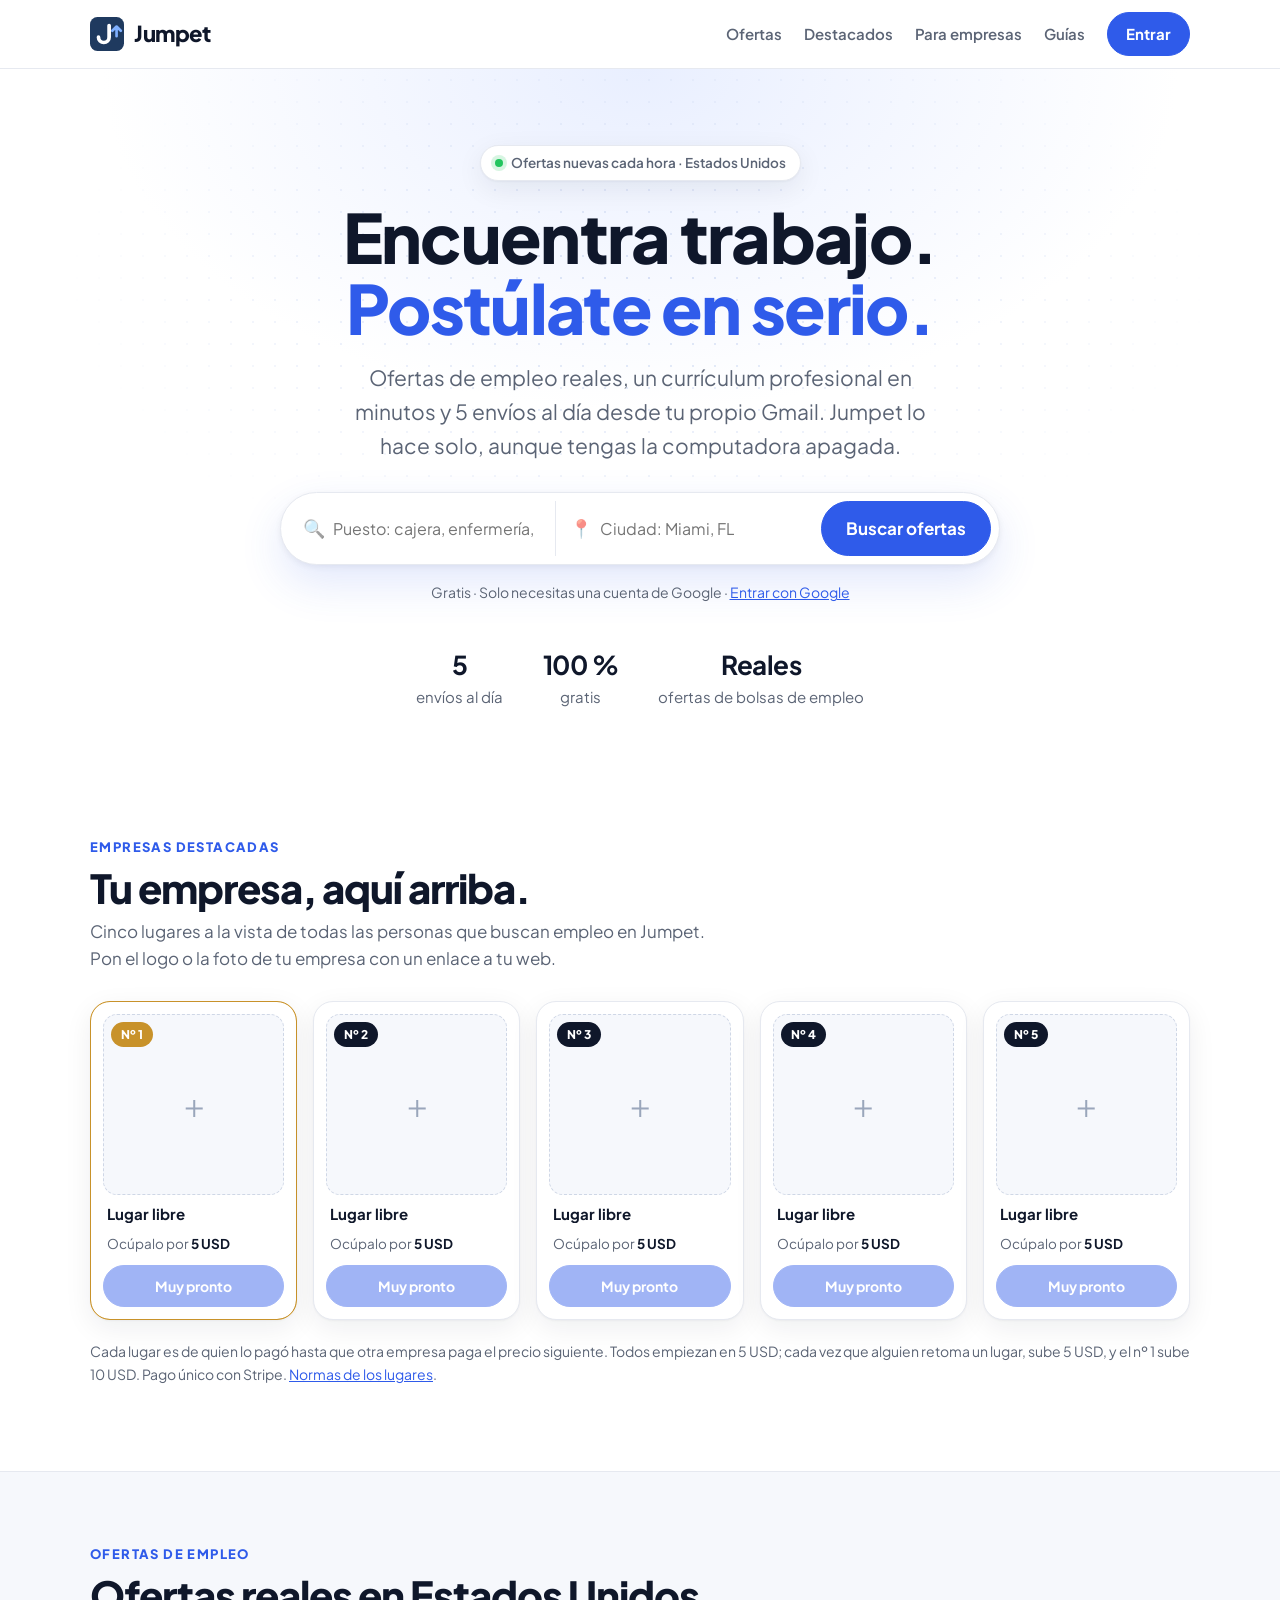
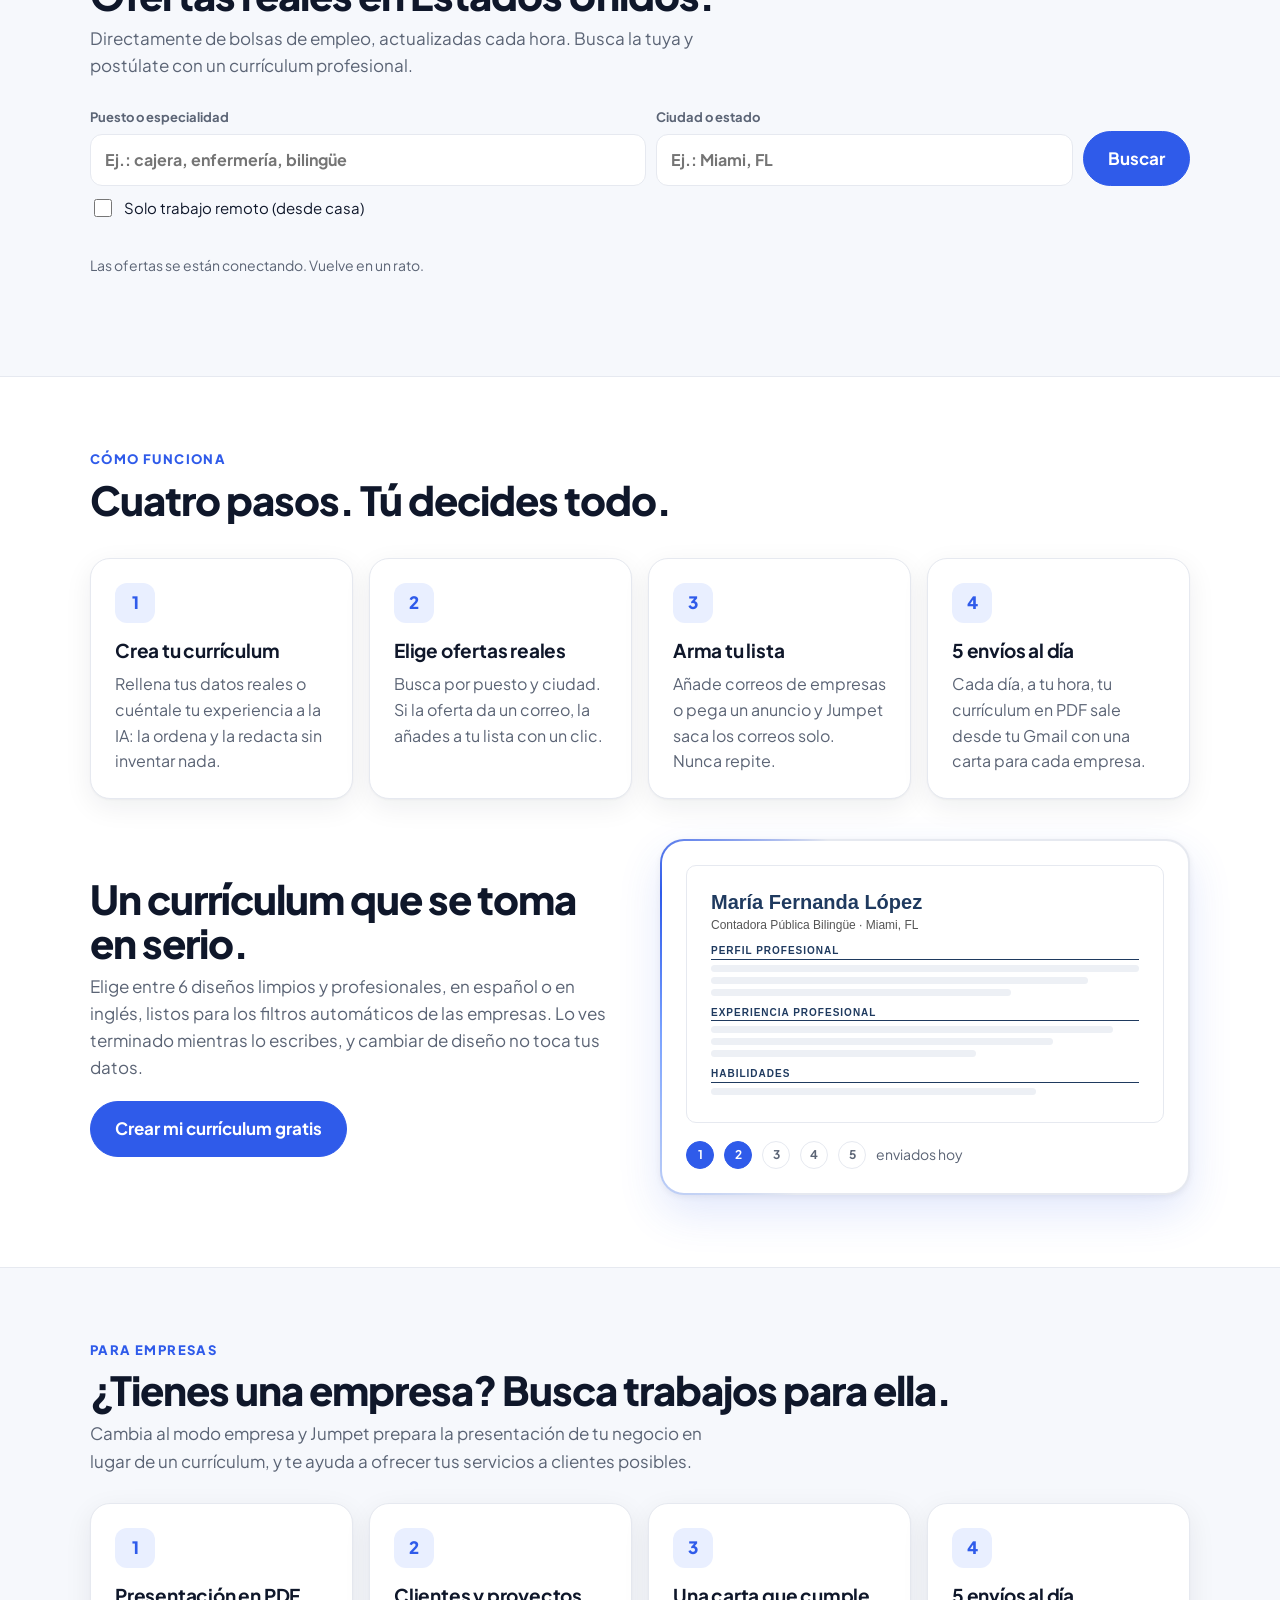
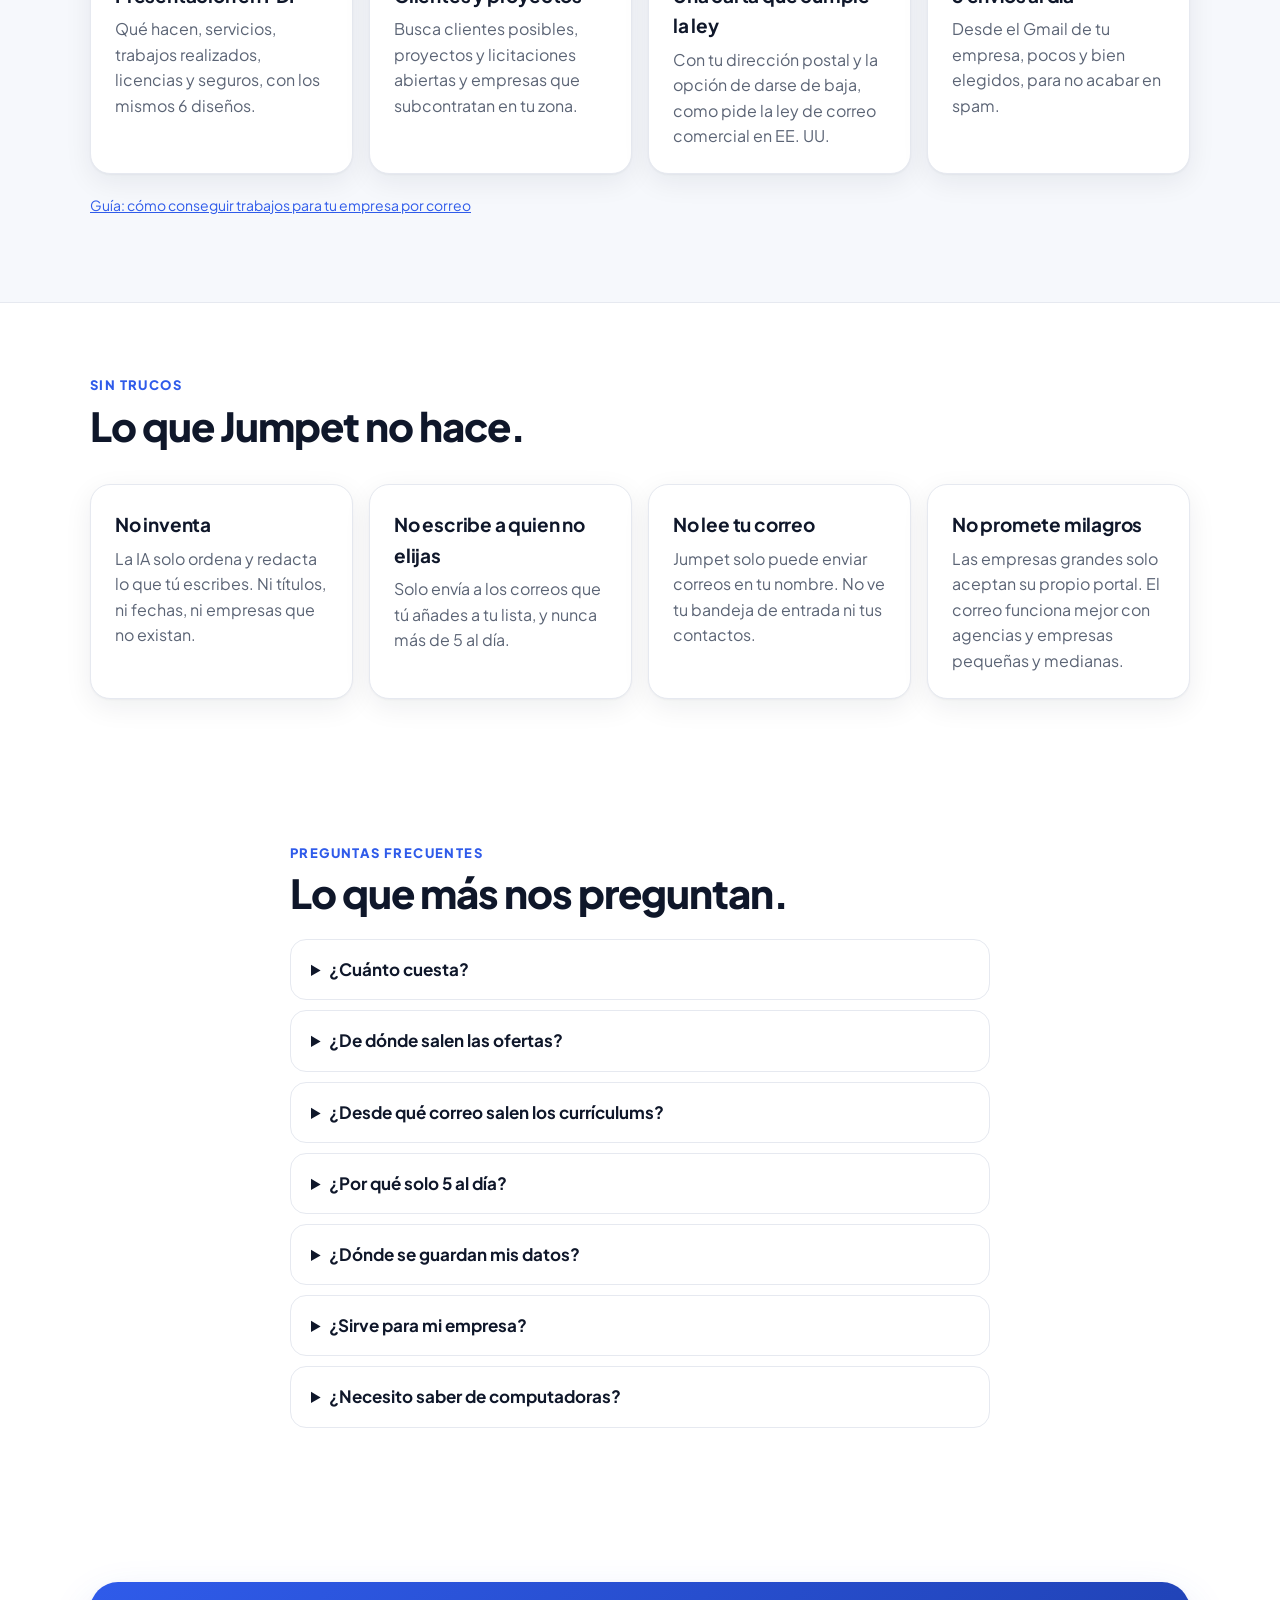
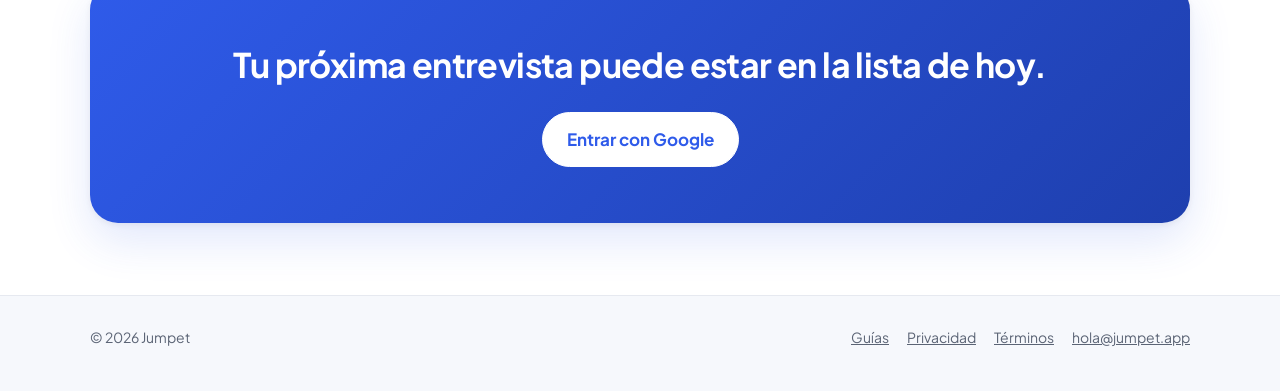
<file: index.html>
<!DOCTYPE html>
<html lang="es">
<head>
<meta charset="utf-8">
<meta name="viewport" content="width=device-width, initial-scale=1">
<meta name="color-scheme" content="light">
<title>Jumpet · Ofertas reales y tu currículum, cada día</title>
<meta name="description" content="Ofertas de empleo reales en Estados Unidos, un currículum profesional con ayuda de IA y hasta 5 envíos al día desde tu propio Gmail. Gratis.">
<link rel="canonical" href="https://jumpet.app/">
<link rel="icon" href="logo.svg" type="image/svg+xml">
<link rel="preconnect" href="https://api.jumpet.app">
<link rel="preconnect" href="https://fonts.googleapis.com">
<link rel="preconnect" href="https://fonts.gstatic.com" crossorigin>
<link rel="stylesheet" href="https://fonts.googleapis.com/css2?family=Plus+Jakarta+Sans:wght@400;600;700;800&display=swap">
<link rel="stylesheet" href="estilos.css">
<meta property="og:title" content="Jumpet · Ofertas reales y tu currículum, cada día">
<meta property="og:description" content="Ofertas de empleo reales y tu currículum profesional enviado desde tu Gmail. Gratis.">
<meta property="og:url" content="https://jumpet.app/">
<script src="portada.js" defer></script>
</head>
<body>
<header class="barra"><div class="envoltura">
  <a class="marca" href="./"><img src="logo.svg" alt="" width="34" height="34">Jumpet</a>
  <nav>
    <a class="ocultable" href="#ofertas">Ofertas</a>
    <a class="ocultable" href="#destacados">Destacados</a>
    <a class="ocultable" href="#para-empresas">Para empresas</a>
    <a class="ocultable" href="guias.html">Guías</a>
    <a class="boton" href="app.html">Entrar</a>
  </nav>
</div></header>

<main>
<section class="portada"><div class="envoltura">
  <span class="etiqueta"><i></i>Ofertas nuevas cada hora · Estados Unidos</span>
  <h1>Encuentra trabajo.<br><em>Postúlate en serio.</em></h1>
  <p class="sub">Ofertas de empleo reales, un currículum profesional en minutos y 5 envíos al día desde tu propio Gmail. Jumpet lo hace solo, aunque tengas la computadora apagada.</p>
  <form class="buscador" id="formPortada">
    <label><span>🔍</span><input id="pq" placeholder="Puesto: cajera, enfermería, ventas…" aria-label="Puesto o especialidad"></label>
    <label><span>📍</span><input id="pdonde" placeholder="Ciudad: Miami, FL" aria-label="Ciudad o estado"></label>
    <button class="boton">Buscar ofertas</button>
  </form>
  <small>Gratis · Solo necesitas una cuenta de Google · <a href="app.html">Entrar con Google</a></small>
  <div class="cifras"><div><b>5</b>envíos al día</div><div><b>100 %</b>gratis</div><div><b>Reales</b>ofertas de bolsas de empleo</div></div>
</div></section>

<section class="bloque" id="destacados"><div class="envoltura aparece">
  <div class="cabeza"><div>
    <span class="antetitulo">Empresas destacadas</span>
    <h2>Tu empresa, aquí arriba.</h2>
    <p class="intro">Cinco lugares a la vista de todas las personas que buscan empleo en Jumpet. Pon el logo o la foto de tu empresa con un enlace a tu web.</p>
  </div></div>
  <div class="lugares" id="lugares"></div>
  <p class="regla">Cada lugar es de quien lo pagó hasta que otra empresa paga el precio siguiente. Todos empiezan en 5 USD; cada vez que alguien retoma un lugar, sube 5 USD, y el nº 1 sube 10 USD. Pago único con Stripe. <a href="terminos.html#lugares">Normas de los lugares</a>.</p>
</div></section>

<section class="bloque gris" id="ofertas"><div class="envoltura aparece">
  <div class="cabeza"><div>
    <span class="antetitulo">Ofertas de empleo</span>
    <h2>Ofertas reales en Estados Unidos.</h2>
    <p class="intro">Directamente de bolsas de empleo, actualizadas cada hora. Busca la tuya y postúlate con un currículum profesional.</p>
  </div></div>
  <form class="busca" id="formOfertas">
    <label>Puesto o especialidad<input id="q" placeholder="Ej.: cajera, enfermería, bilingüe"></label>
    <label>Ciudad o estado<input id="donde" placeholder="Ej.: Miami, FL"></label>
    <button class="boton">Buscar</button>
  </form>
  <label class="chk"><input type="checkbox" id="remoto"> Solo trabajo remoto (desde casa)</label>
  <div class="ofertas" id="listaOfertas"></div>
  <p class="fuente" id="fuente"></p>
</div></section>

<section class="bloque" id="como"><div class="envoltura aparece">
  <div class="cabeza"><div>
    <span class="antetitulo">Cómo funciona</span>
    <h2>Cuatro pasos. Tú decides todo.</h2>
  </div></div>
  <div class="rejilla">
    <div class="tarjeta"><span class="num">1</span><h3>Crea tu currículum</h3><p>Rellena tus datos reales o cuéntale tu experiencia a la IA: la ordena y la redacta sin inventar nada.</p></div>
    <div class="tarjeta"><span class="num">2</span><h3>Elige ofertas reales</h3><p>Busca por puesto y ciudad. Si la oferta da un correo, la añades a tu lista con un clic.</p></div>
    <div class="tarjeta"><span class="num">3</span><h3>Arma tu lista</h3><p>Añade correos de empresas o pega un anuncio y Jumpet saca los correos solo. Nunca repite.</p></div>
    <div class="tarjeta"><span class="num">4</span><h3>5 envíos al día</h3><p>Cada día, a tu hora, tu currículum en PDF sale desde tu Gmail con una carta para cada empresa.</p></div>
  </div>
  <div class="muestra">
    <div>
      <h2>Un currículum que se toma en serio.</h2>
      <p class="intro" style="margin-bottom:20px">Elige entre 6 diseños limpios y profesionales, en español o en inglés, listos para los filtros automáticos de las empresas. Lo ves terminado mientras lo escribes, y cambiar de diseño no toca tus datos.</p>
      <a class="boton" href="app.html">Crear mi currículum gratis</a>
    </div>
    <div class="encuadre" aria-hidden="true"><div class="dentro">
      <div class="hoja">
        <b>María Fernanda López</b><i>Contadora Pública Bilingüe · Miami, FL</i>
        <div class="raya">PERFIL PROFESIONAL</div><div class="linea"></div><div class="linea" style="width:88%"></div><div class="linea" style="width:70%"></div>
        <div class="raya">EXPERIENCIA PROFESIONAL</div><div class="linea" style="width:94%"></div><div class="linea" style="width:80%"></div><div class="linea" style="width:62%"></div>
        <div class="raya">HABILIDADES</div><div class="linea" style="width:76%"></div>
      </div>
      <div class="envios" id="envios"><span>1</span><span>2</span><span>3</span><span>4</span><span>5</span><em style="font-style:normal">enviados hoy</em></div>
    </div></div>
  </div>
</div></section>

<section class="bloque gris" id="para-empresas"><div class="envoltura aparece">
  <div class="cabeza"><div>
    <span class="antetitulo">Para empresas</span>
    <h2>¿Tienes una empresa? Busca trabajos para ella.</h2>
    <p class="intro">Cambia al modo empresa y Jumpet prepara la presentación de tu negocio en lugar de un currículum, y te ayuda a ofrecer tus servicios a clientes posibles.</p>
  </div></div>
  <div class="rejilla">
    <div class="tarjeta"><span class="num">1</span><h3>Presentación en PDF</h3><p>Qué hacen, servicios, trabajos realizados, licencias y seguros, con los mismos 6 diseños.</p></div>
    <div class="tarjeta"><span class="num">2</span><h3>Clientes y proyectos</h3><p>Busca clientes posibles, proyectos y licitaciones abiertas y empresas que subcontratan en tu zona.</p></div>
    <div class="tarjeta"><span class="num">3</span><h3>Una carta que cumple la ley</h3><p>Con tu dirección postal y la opción de darse de baja, como pide la ley de correo comercial en EE. UU.</p></div>
    <div class="tarjeta"><span class="num">4</span><h3>5 envíos al día</h3><p>Desde el Gmail de tu empresa, pocos y bien elegidos, para no acabar en spam.</p></div>
  </div>
  <p class="regla"><a href="conseguir-clientes-por-correo.html">Guía: cómo conseguir trabajos para tu empresa por correo</a></p>
</div></section>

<section class="bloque"><div class="envoltura aparece">
  <div class="cabeza"><div>
    <span class="antetitulo">Sin trucos</span>
    <h2>Lo que Jumpet no hace.</h2>
  </div></div>
  <div class="rejilla">
    <div class="tarjeta"><h3>No inventa</h3><p>La IA solo ordena y redacta lo que tú escribes. Ni títulos, ni fechas, ni empresas que no existan.</p></div>
    <div class="tarjeta"><h3>No escribe a quien no elijas</h3><p>Solo envía a los correos que tú añades a tu lista, y nunca más de 5 al día.</p></div>
    <div class="tarjeta"><h3>No lee tu correo</h3><p>Jumpet solo puede enviar correos en tu nombre. No ve tu bandeja de entrada ni tus contactos.</p></div>
    <div class="tarjeta"><h3>No promete milagros</h3><p>Las empresas grandes solo aceptan su propio portal. El correo funciona mejor con agencias y empresas pequeñas y medianas.</p></div>
  </div>
</div></section>

<section class="bloque"><div class="texto aparece">
  <span class="antetitulo">Preguntas frecuentes</span>
  <h2 style="margin-bottom:24px">Lo que más nos preguntan.</h2>
  <details><summary>¿Cuánto cuesta?</summary><p>Nada. Jumpet es gratis para quien busca empleo. Se mantiene con los lugares destacados que pagan las empresas.</p></details>
  <details><summary>¿De dónde salen las ofertas?</summary><p>De bolsas de empleo públicas, a las que Jumpet se conecta. Cada oferta lleva a su anuncio original.</p></details>
  <details><summary>¿Desde qué correo salen los currículums?</summary><p>Desde tu propio Gmail, el de la cuenta con la que entras. Las respuestas de las empresas te llegan a ti directamente.</p></details>
  <details><summary>¿Por qué solo 5 al día?</summary><p>Porque enviar muchos correos de golpe hace que acaben en la carpeta de spam y daña la reputación de tu cuenta. Cinco envíos bien elegidos funcionan mejor que cincuenta al azar.</p></details>
  <details><summary>¿Dónde se guardan mis datos?</summary><p>En los servidores de Google, ligados a tu cuenta. No los vendemos ni los compartimos, y puedes borrarlos todos con un botón dentro de la aplicación. Lo explicamos en la <a href="privacidad.html">política de privacidad</a>.</p></details>
  <details><summary>¿Sirve para mi empresa?</summary><p>Sí. Dentro de la aplicación eliges «Tengo una empresa y busco trabajos» y Jumpet prepara la presentación de tu negocio y la carta de servicios, con tu dirección y la opción de darse de baja que pide la ley.</p></details>
  <details><summary>¿Necesito saber de computadoras?</summary><p>No. Si sabes usar Gmail, sabes usar Jumpet.</p></details>
</div></section>

<div class="envoltura aparece"><div class="llamada">
  <h2>Tu próxima entrevista puede estar en la lista de hoy.</h2>
  <a class="boton" href="app.html">Entrar con Google</a>
</div></div>
</main>

<dialog id="compra">
  <form id="formCompra" method="dialog">
    <h2 id="compraTitulo">Ocupar el lugar nº 1</h2>
    <p class="fuente" id="compraTexto"></p>
    <label>Nombre de la empresa<input id="cNombre" maxlength="60" required></label>
    <label>Web (empieza por https)<input id="cWeb" type="url" placeholder="https://tuempresa.com" required></label>
    <label>Logo o foto (PNG, JPG o WEBP)<input id="cImg" type="file" accept="image/png,image/jpeg,image/webp" required></label>
    <div class="previa" id="previa" hidden><img id="previaImg" alt="Vista previa del logo"><span class="fuente">Así se verá en la portada.</span></div>
    <label class="chk"><input type="checkbox" id="cNormas" required> Acepto las <a href="terminos.html#lugares" target="_blank">normas de los lugares destacados</a>.</label>
    <p class="error" id="cError"></p>
    <div style="display:flex;gap:10px;flex-wrap:wrap">
      <button class="boton" id="cPagar" value="pagar">Pagar con Stripe</button>
      <button class="boton sec" value="cancelar" formnovalidate>Cancelar</button>
    </div>
  </form>
</dialog>

<footer><div class="envoltura">
  <span>© 2026 Jumpet</span>
  <nav><a href="guias.html">Guías</a><a href="privacidad.html">Privacidad</a><a href="terminos.html">Términos</a><a href="mailto:hola@jumpet.app">hola@jumpet.app</a></nav>
</div></footer>
</body>
</html>
</file>
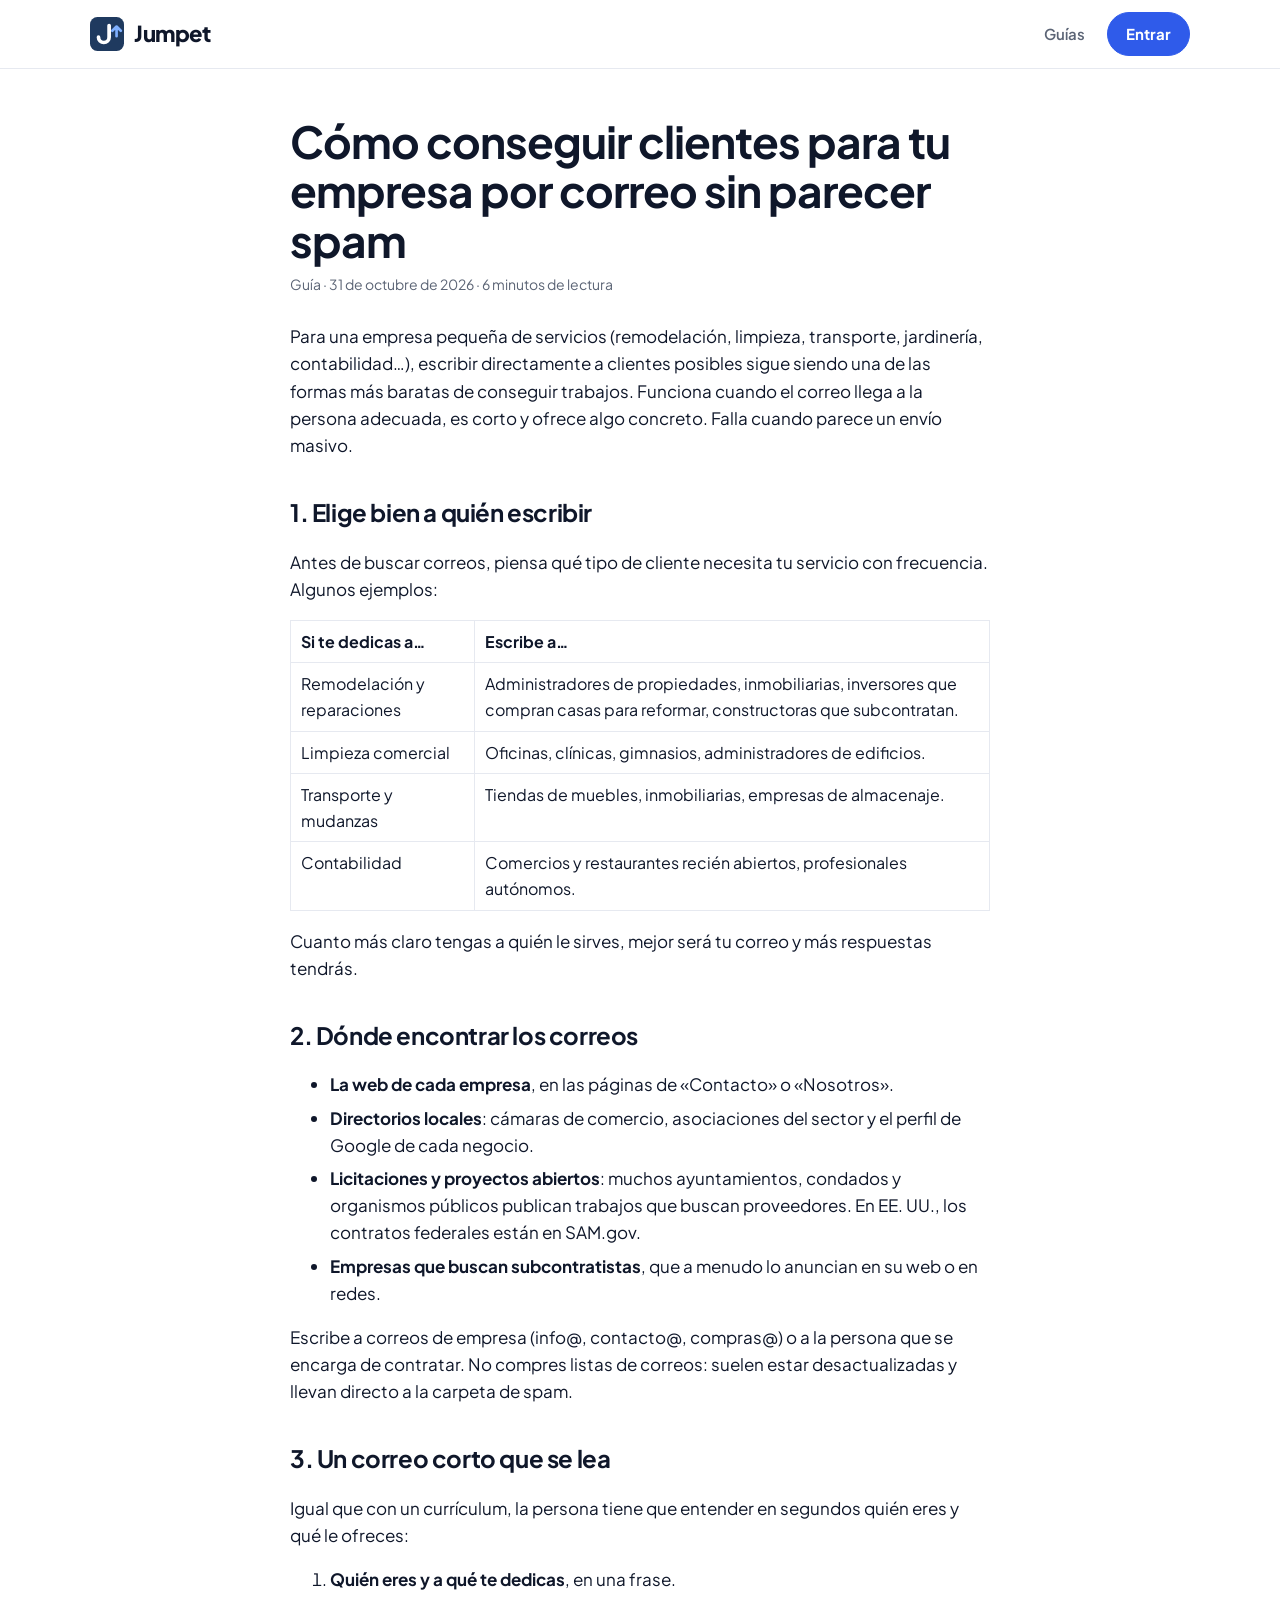
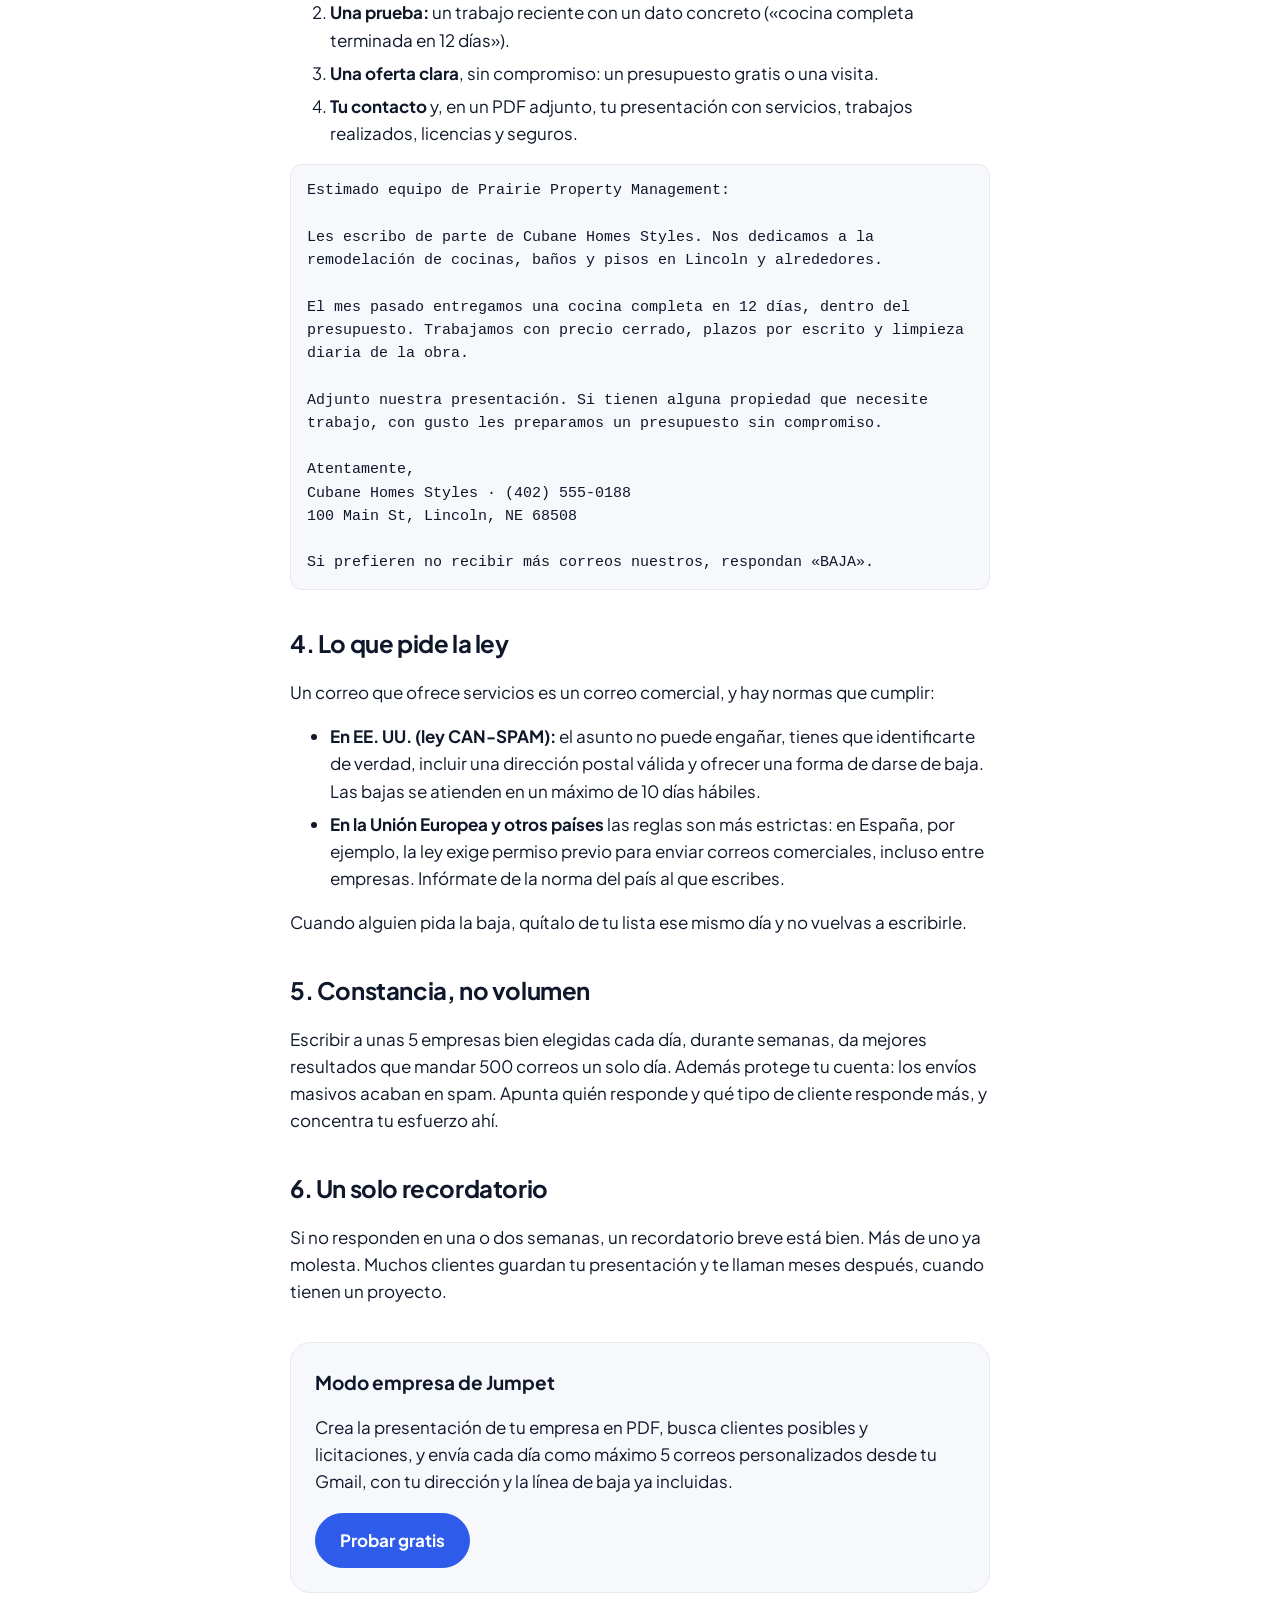
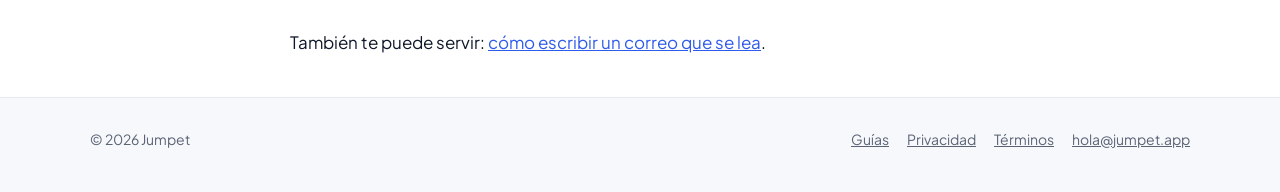
<file: conseguir-clientes-por-correo.html>
<!DOCTYPE html>
<html lang="es">
<head>
<meta charset="utf-8">
<meta name="viewport" content="width=device-width, initial-scale=1">
<title>Cómo conseguir clientes para tu empresa por correo sin parecer spam · Jumpet</title>
<meta name="description" content="A quién escribir, dónde encontrar los correos, cómo redactar una oferta corta y qué pide la ley en los correos comerciales.">
<link rel="canonical" href="https://jumpet.app/conseguir-clientes-por-correo.html">
<link rel="icon" href="logo.svg" type="image/svg+xml">
<link rel="stylesheet" href="https://fonts.googleapis.com/css2?family=Plus+Jakarta+Sans:wght@400;600;700;800&display=swap">
<link rel="stylesheet" href="estilos.css">
</head>
<body>
<header class="barra"><div class="envoltura">
  <a class="marca" href="./"><img src="logo.svg" alt="">Jumpet</a>
  <nav><a class="ocultable" href="guias.html">Guías</a><a class="boton" href="app.html">Entrar</a></nav>
</div></header>

<main class="texto"><article>
<h1>Cómo conseguir clientes para tu empresa por correo sin parecer spam</h1>
<p class="fecha">Guía · 31 de octubre de 2026 · 6 minutos de lectura</p>

<p>Para una empresa pequeña de servicios (remodelación, limpieza, transporte, jardinería, contabilidad…), escribir directamente a clientes posibles sigue siendo una de las formas más baratas de conseguir trabajos. Funciona cuando el correo llega a la persona adecuada, es corto y ofrece algo concreto. Falla cuando parece un envío masivo.</p>

<h2>1. Elige bien a quién escribir</h2>
<p>Antes de buscar correos, piensa qué tipo de cliente necesita tu servicio con frecuencia. Algunos ejemplos:</p>
<table>
  <tr><th>Si te dedicas a…</th><th>Escribe a…</th></tr>
  <tr><td>Remodelación y reparaciones</td><td>Administradores de propiedades, inmobiliarias, inversores que compran casas para reformar, constructoras que subcontratan.</td></tr>
  <tr><td>Limpieza comercial</td><td>Oficinas, clínicas, gimnasios, administradores de edificios.</td></tr>
  <tr><td>Transporte y mudanzas</td><td>Tiendas de muebles, inmobiliarias, empresas de almacenaje.</td></tr>
  <tr><td>Contabilidad</td><td>Comercios y restaurantes recién abiertos, profesionales autónomos.</td></tr>
</table>
<p>Cuanto más claro tengas a quién le sirves, mejor será tu correo y más respuestas tendrás.</p>

<h2>2. Dónde encontrar los correos</h2>
<ul>
  <li><b>La web de cada empresa</b>, en las páginas de «Contacto» o «Nosotros».</li>
  <li><b>Directorios locales</b>: cámaras de comercio, asociaciones del sector y el perfil de Google de cada negocio.</li>
  <li><b>Licitaciones y proyectos abiertos</b>: muchos ayuntamientos, condados y organismos públicos publican trabajos que buscan proveedores. En EE. UU., los contratos federales están en SAM.gov.</li>
  <li><b>Empresas que buscan subcontratistas</b>, que a menudo lo anuncian en su web o en redes.</li>
</ul>
<p>Escribe a correos de empresa (info@, contacto@, compras@) o a la persona que se encarga de contratar. No compres listas de correos: suelen estar desactualizadas y llevan directo a la carpeta de spam.</p>

<h2>3. Un correo corto que se lea</h2>
<p>Igual que con un currículum, la persona tiene que entender en segundos quién eres y qué le ofreces:</p>
<ol>
  <li><b>Quién eres y a qué te dedicas</b>, en una frase.</li>
  <li><b>Una prueba:</b> un trabajo reciente con un dato concreto («cocina completa terminada en 12 días»).</li>
  <li><b>Una oferta clara</b>, sin compromiso: un presupuesto gratis o una visita.</li>
  <li><b>Tu contacto</b> y, en un PDF adjunto, tu presentación con servicios, trabajos realizados, licencias y seguros.</li>
</ol>
<pre>Estimado equipo de Prairie Property Management:

Les escribo de parte de Cubane Homes Styles. Nos dedicamos a la remodelación de cocinas, baños y pisos en Lincoln y alrededores.

El mes pasado entregamos una cocina completa en 12 días, dentro del presupuesto. Trabajamos con precio cerrado, plazos por escrito y limpieza diaria de la obra.

Adjunto nuestra presentación. Si tienen alguna propiedad que necesite trabajo, con gusto les preparamos un presupuesto sin compromiso.

Atentamente,
Cubane Homes Styles · (402) 555-0188
100 Main St, Lincoln, NE 68508

Si prefieren no recibir más correos nuestros, respondan «BAJA».</pre>

<h2>4. Lo que pide la ley</h2>
<p>Un correo que ofrece servicios es un correo comercial, y hay normas que cumplir:</p>
<ul>
  <li><b>En EE. UU. (ley CAN-SPAM):</b> el asunto no puede engañar, tienes que identificarte de verdad, incluir una dirección postal válida y ofrecer una forma de darse de baja. Las bajas se atienden en un máximo de 10 días hábiles.</li>
  <li><b>En la Unión Europea y otros países</b> las reglas son más estrictas: en España, por ejemplo, la ley exige permiso previo para enviar correos comerciales, incluso entre empresas. Infórmate de la norma del país al que escribes.</li>
</ul>
<p>Cuando alguien pida la baja, quítalo de tu lista ese mismo día y no vuelvas a escribirle.</p>

<h2>5. Constancia, no volumen</h2>
<p>Escribir a unas 5 empresas bien elegidas cada día, durante semanas, da mejores resultados que mandar 500 correos un solo día. Además protege tu cuenta: los envíos masivos acaban en spam. Apunta quién responde y qué tipo de cliente responde más, y concentra tu esfuerzo ahí.</p>

<h2>6. Un solo recordatorio</h2>
<p>Si no responden en una o dos semanas, un recordatorio breve está bien. Más de uno ya molesta. Muchos clientes guardan tu presentación y te llaman meses después, cuando tienen un proyecto.</p>

<div class="cta-articulo">
  <h3 style="margin-top:0">Modo empresa de Jumpet</h3>
  <p>Crea la presentación de tu empresa en PDF, busca clientes posibles y licitaciones, y envía cada día como máximo 5 correos personalizados desde tu Gmail, con tu dirección y la línea de baja ya incluidas.</p>
  <a class="boton" href="app.html">Probar gratis</a>
</div>
<p>También te puede servir: <a href="enviar-cv-por-correo.html">cómo escribir un correo que se lea</a>.</p>
</article></main>

<footer><div class="envoltura">
  <span>© 2026 Jumpet</span>
  <nav><a href="guias.html">Guías</a><a href="privacidad.html">Privacidad</a><a href="terminos.html">Términos</a><a href="mailto:hola@jumpet.app">hola@jumpet.app</a></nav>
</div></footer>
</body>
</html>
</file>
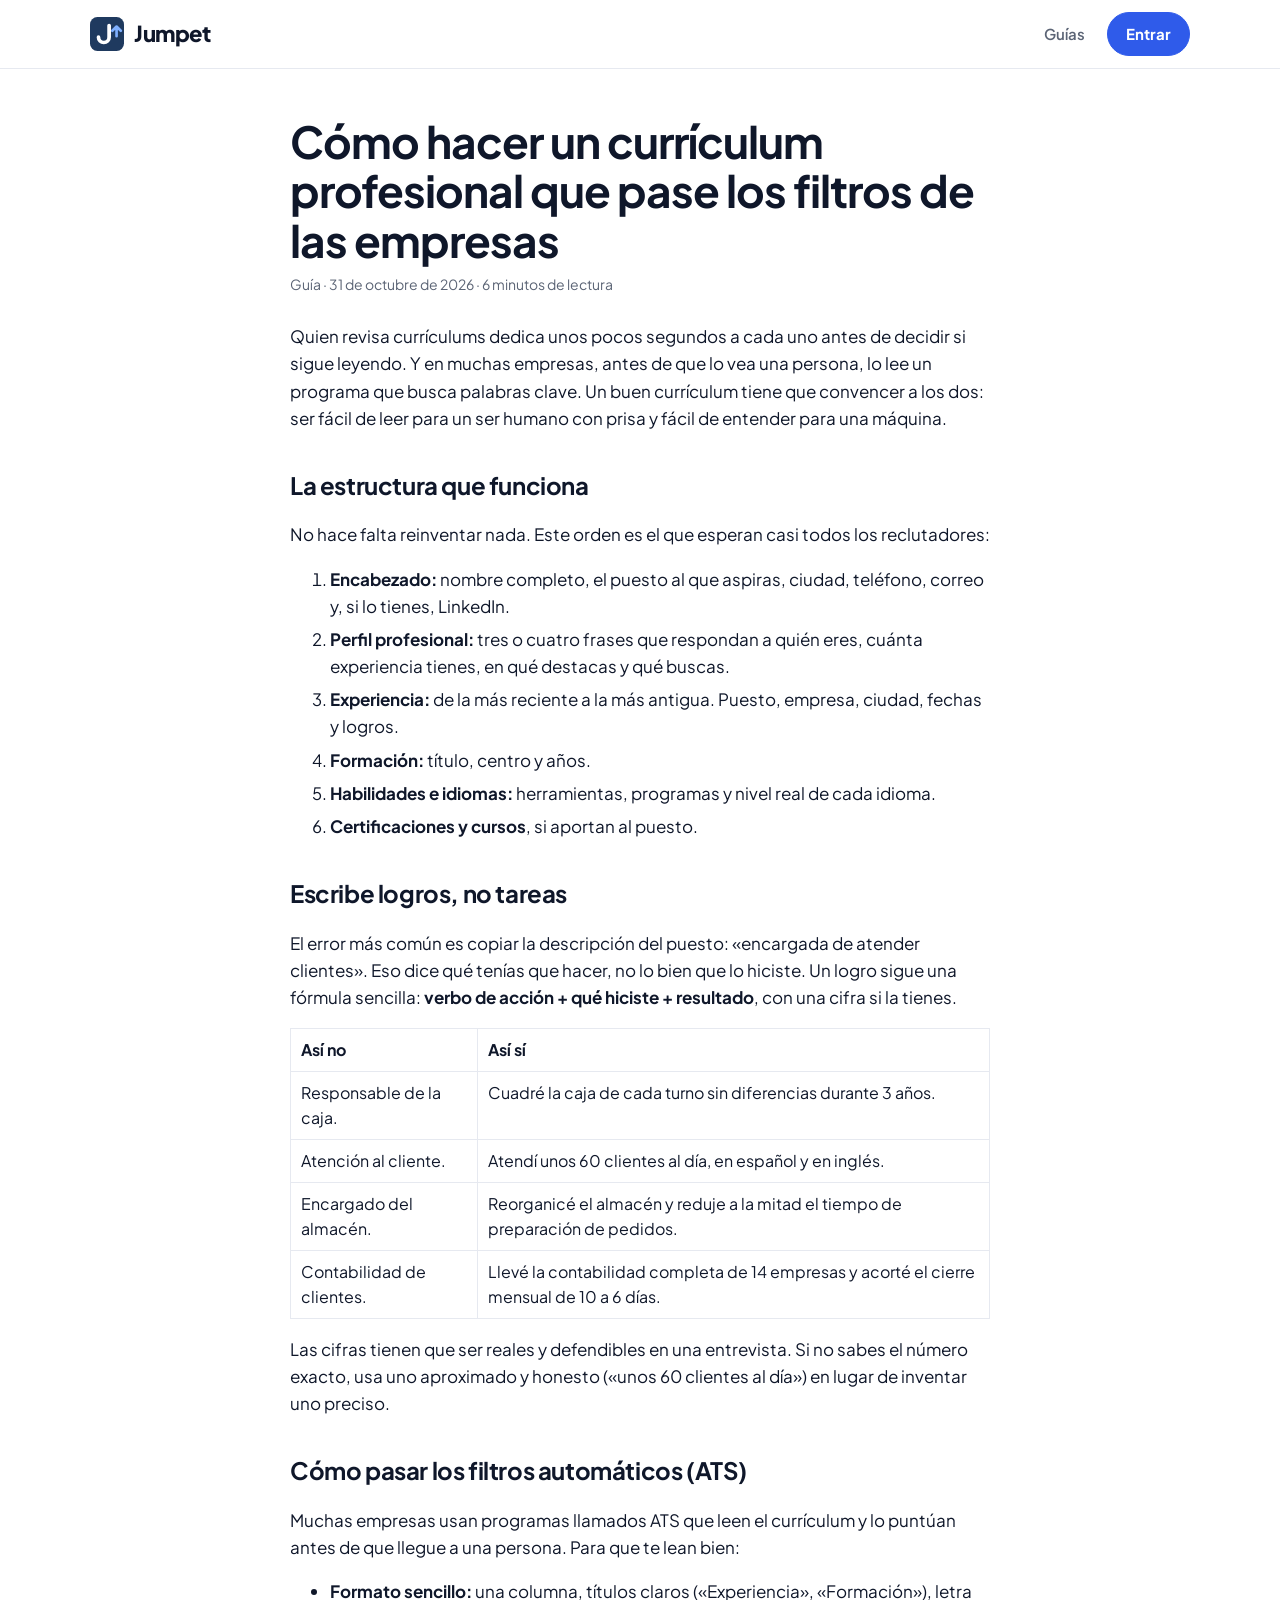
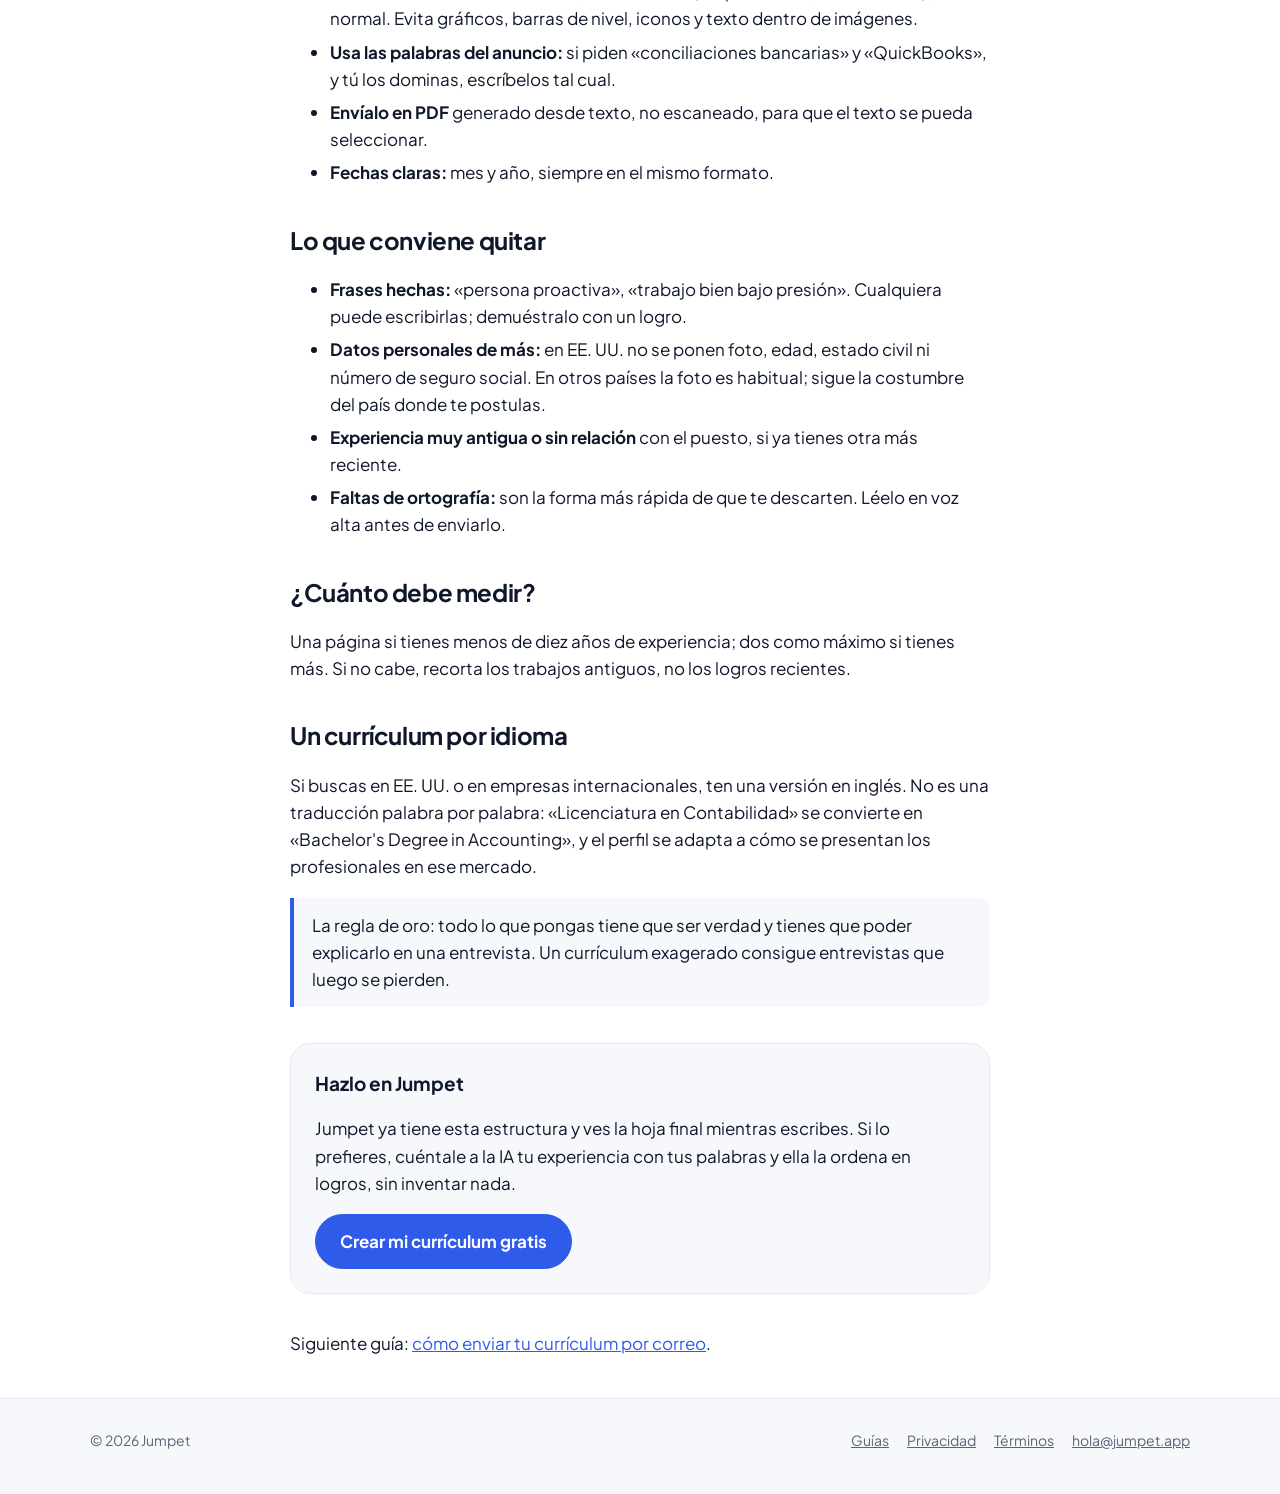
<file: curriculum-profesional.html>
<!DOCTYPE html>
<html lang="es">
<head>
<meta charset="utf-8">
<meta name="viewport" content="width=device-width, initial-scale=1">
<title>Cómo hacer un currículum profesional que pase los filtros · Jumpet</title>
<meta name="description" content="La estructura de un currículum serio, cómo escribir logros con cifras y cómo pasar los filtros automáticos (ATS) de las empresas.">
<link rel="canonical" href="https://jumpet.app/curriculum-profesional.html">
<link rel="icon" href="logo.svg" type="image/svg+xml">
<link rel="stylesheet" href="https://fonts.googleapis.com/css2?family=Plus+Jakarta+Sans:wght@400;600;700;800&display=swap">
<link rel="stylesheet" href="estilos.css">
</head>
<body>
<header class="barra"><div class="envoltura">
  <a class="marca" href="./"><img src="logo.svg" alt="">Jumpet</a>
  <nav><a class="ocultable" href="guias.html">Guías</a><a class="boton" href="app.html">Entrar</a></nav>
</div></header>

<main class="texto"><article>
<h1>Cómo hacer un currículum profesional que pase los filtros de las empresas</h1>
<p class="fecha">Guía · 31 de octubre de 2026 · 6 minutos de lectura</p>

<p>Quien revisa currículums dedica unos pocos segundos a cada uno antes de decidir si sigue leyendo. Y en muchas empresas, antes de que lo vea una persona, lo lee un programa que busca palabras clave. Un buen currículum tiene que convencer a los dos: ser fácil de leer para un ser humano con prisa y fácil de entender para una máquina.</p>

<h2>La estructura que funciona</h2>
<p>No hace falta reinventar nada. Este orden es el que esperan casi todos los reclutadores:</p>
<ol>
  <li><b>Encabezado:</b> nombre completo, el puesto al que aspiras, ciudad, teléfono, correo y, si lo tienes, LinkedIn.</li>
  <li><b>Perfil profesional:</b> tres o cuatro frases que respondan a quién eres, cuánta experiencia tienes, en qué destacas y qué buscas.</li>
  <li><b>Experiencia:</b> de la más reciente a la más antigua. Puesto, empresa, ciudad, fechas y logros.</li>
  <li><b>Formación:</b> título, centro y años.</li>
  <li><b>Habilidades e idiomas:</b> herramientas, programas y nivel real de cada idioma.</li>
  <li><b>Certificaciones y cursos</b>, si aportan al puesto.</li>
</ol>

<h2>Escribe logros, no tareas</h2>
<p>El error más común es copiar la descripción del puesto: «encargada de atender clientes». Eso dice qué tenías que hacer, no lo bien que lo hiciste. Un logro sigue una fórmula sencilla: <b>verbo de acción + qué hiciste + resultado</b>, con una cifra si la tienes.</p>
<table>
  <tr><th>Así no</th><th>Así sí</th></tr>
  <tr><td>Responsable de la caja.</td><td>Cuadré la caja de cada turno sin diferencias durante 3 años.</td></tr>
  <tr><td>Atención al cliente.</td><td>Atendí unos 60 clientes al día, en español y en inglés.</td></tr>
  <tr><td>Encargado del almacén.</td><td>Reorganicé el almacén y reduje a la mitad el tiempo de preparación de pedidos.</td></tr>
  <tr><td>Contabilidad de clientes.</td><td>Llevé la contabilidad completa de 14 empresas y acorté el cierre mensual de 10 a 6 días.</td></tr>
</table>
<p>Las cifras tienen que ser reales y defendibles en una entrevista. Si no sabes el número exacto, usa uno aproximado y honesto («unos 60 clientes al día») en lugar de inventar uno preciso.</p>

<h2>Cómo pasar los filtros automáticos (ATS)</h2>
<p>Muchas empresas usan programas llamados ATS que leen el currículum y lo puntúan antes de que llegue a una persona. Para que te lean bien:</p>
<ul>
  <li><b>Formato sencillo:</b> una columna, títulos claros («Experiencia», «Formación»), letra normal. Evita gráficos, barras de nivel, iconos y texto dentro de imágenes.</li>
  <li><b>Usa las palabras del anuncio:</b> si piden «conciliaciones bancarias» y «QuickBooks», y tú los dominas, escríbelos tal cual.</li>
  <li><b>Envíalo en PDF</b> generado desde texto, no escaneado, para que el texto se pueda seleccionar.</li>
  <li><b>Fechas claras:</b> mes y año, siempre en el mismo formato.</li>
</ul>

<h2>Lo que conviene quitar</h2>
<ul>
  <li><b>Frases hechas:</b> «persona proactiva», «trabajo bien bajo presión». Cualquiera puede escribirlas; demuéstralo con un logro.</li>
  <li><b>Datos personales de más:</b> en EE. UU. no se ponen foto, edad, estado civil ni número de seguro social. En otros países la foto es habitual; sigue la costumbre del país donde te postulas.</li>
  <li><b>Experiencia muy antigua o sin relación</b> con el puesto, si ya tienes otra más reciente.</li>
  <li><b>Faltas de ortografía:</b> son la forma más rápida de que te descarten. Léelo en voz alta antes de enviarlo.</li>
</ul>

<h2>¿Cuánto debe medir?</h2>
<p>Una página si tienes menos de diez años de experiencia; dos como máximo si tienes más. Si no cabe, recorta los trabajos antiguos, no los logros recientes.</p>

<h2>Un currículum por idioma</h2>
<p>Si buscas en EE. UU. o en empresas internacionales, ten una versión en inglés. No es una traducción palabra por palabra: «Licenciatura en Contabilidad» se convierte en «Bachelor's Degree in Accounting», y el perfil se adapta a cómo se presentan los profesionales en ese mercado.</p>

<blockquote>La regla de oro: todo lo que pongas tiene que ser verdad y tienes que poder explicarlo en una entrevista. Un currículum exagerado consigue entrevistas que luego se pierden.</blockquote>

<div class="cta-articulo">
  <h3 style="margin-top:0">Hazlo en Jumpet</h3>
  <p>Jumpet ya tiene esta estructura y ves la hoja final mientras escribes. Si lo prefieres, cuéntale a la IA tu experiencia con tus palabras y ella la ordena en logros, sin inventar nada.</p>
  <a class="boton" href="app.html">Crear mi currículum gratis</a>
</div>
<p>Siguiente guía: <a href="enviar-cv-por-correo.html">cómo enviar tu currículum por correo</a>.</p>
</article></main>

<footer><div class="envoltura">
  <span>© 2026 Jumpet</span>
  <nav><a href="guias.html">Guías</a><a href="privacidad.html">Privacidad</a><a href="terminos.html">Términos</a><a href="mailto:hola@jumpet.app">hola@jumpet.app</a></nav>
</div></footer>
</body>
</html>
</file>
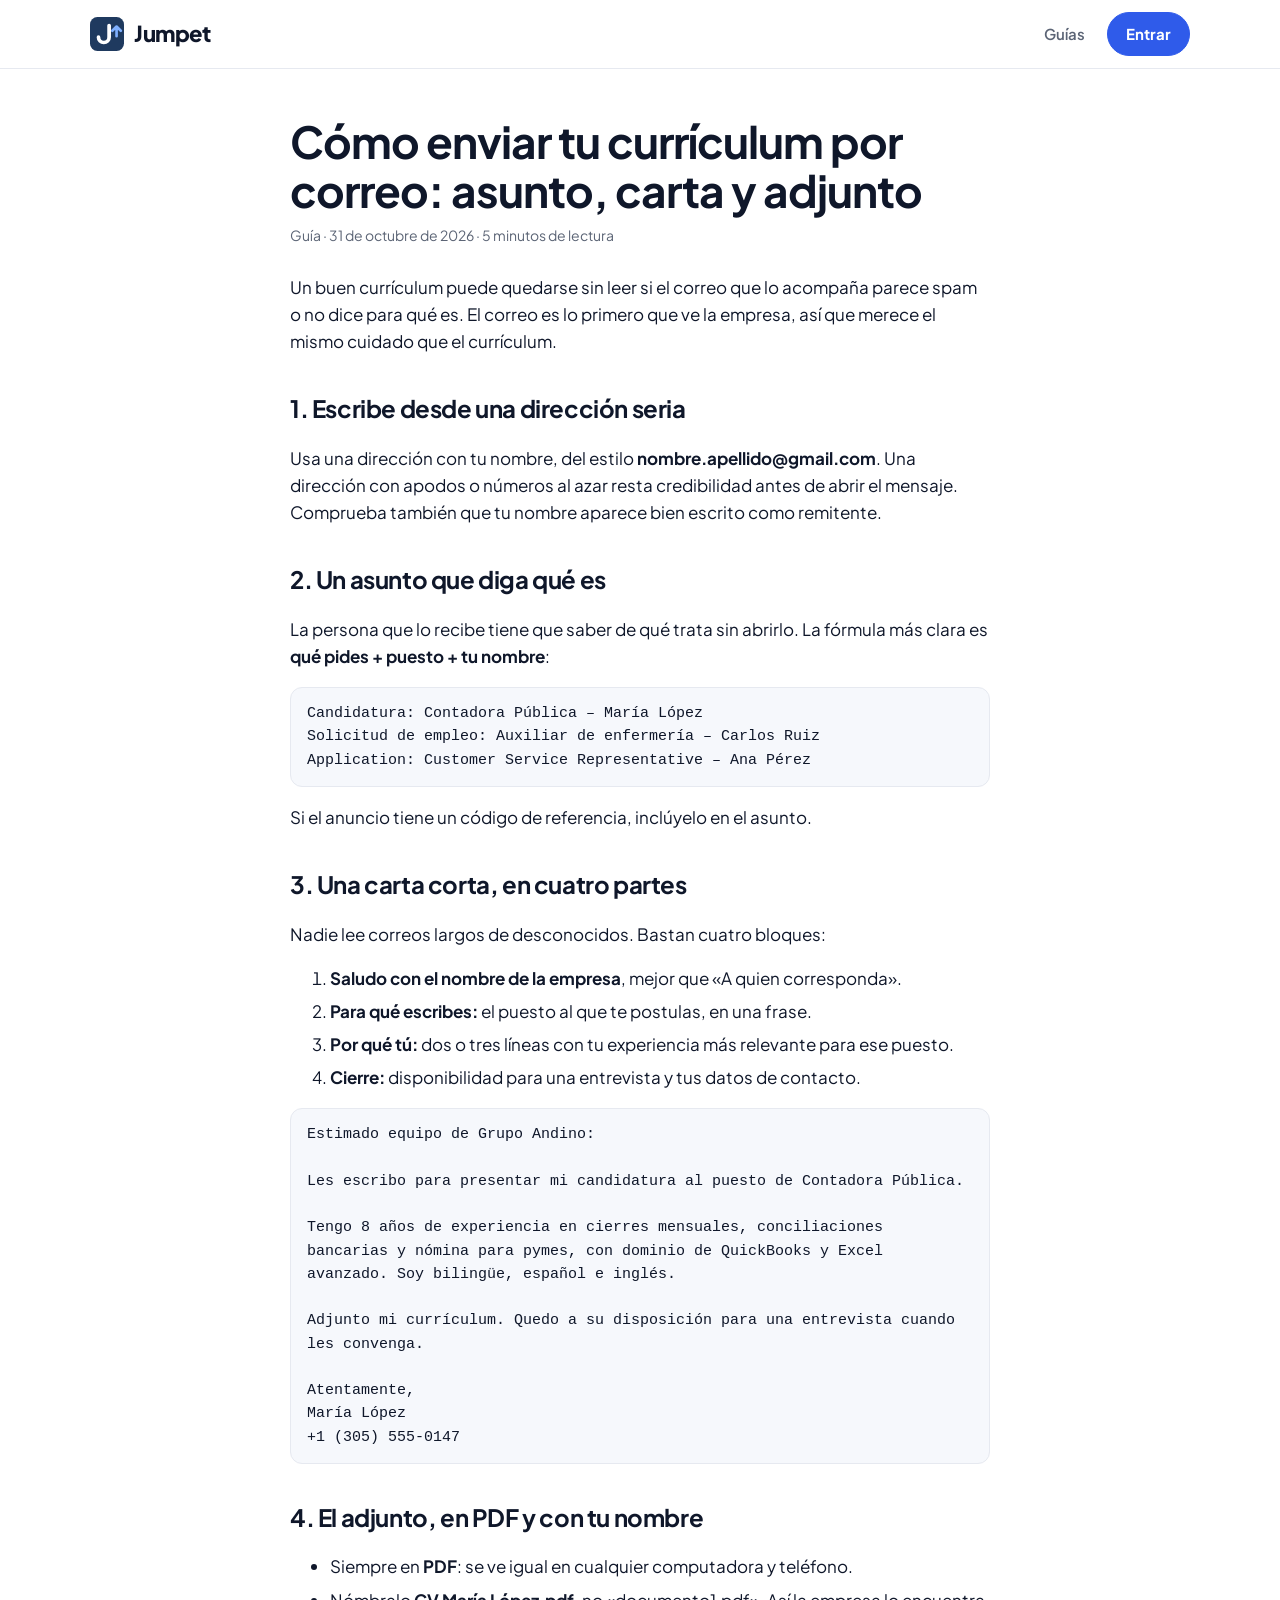
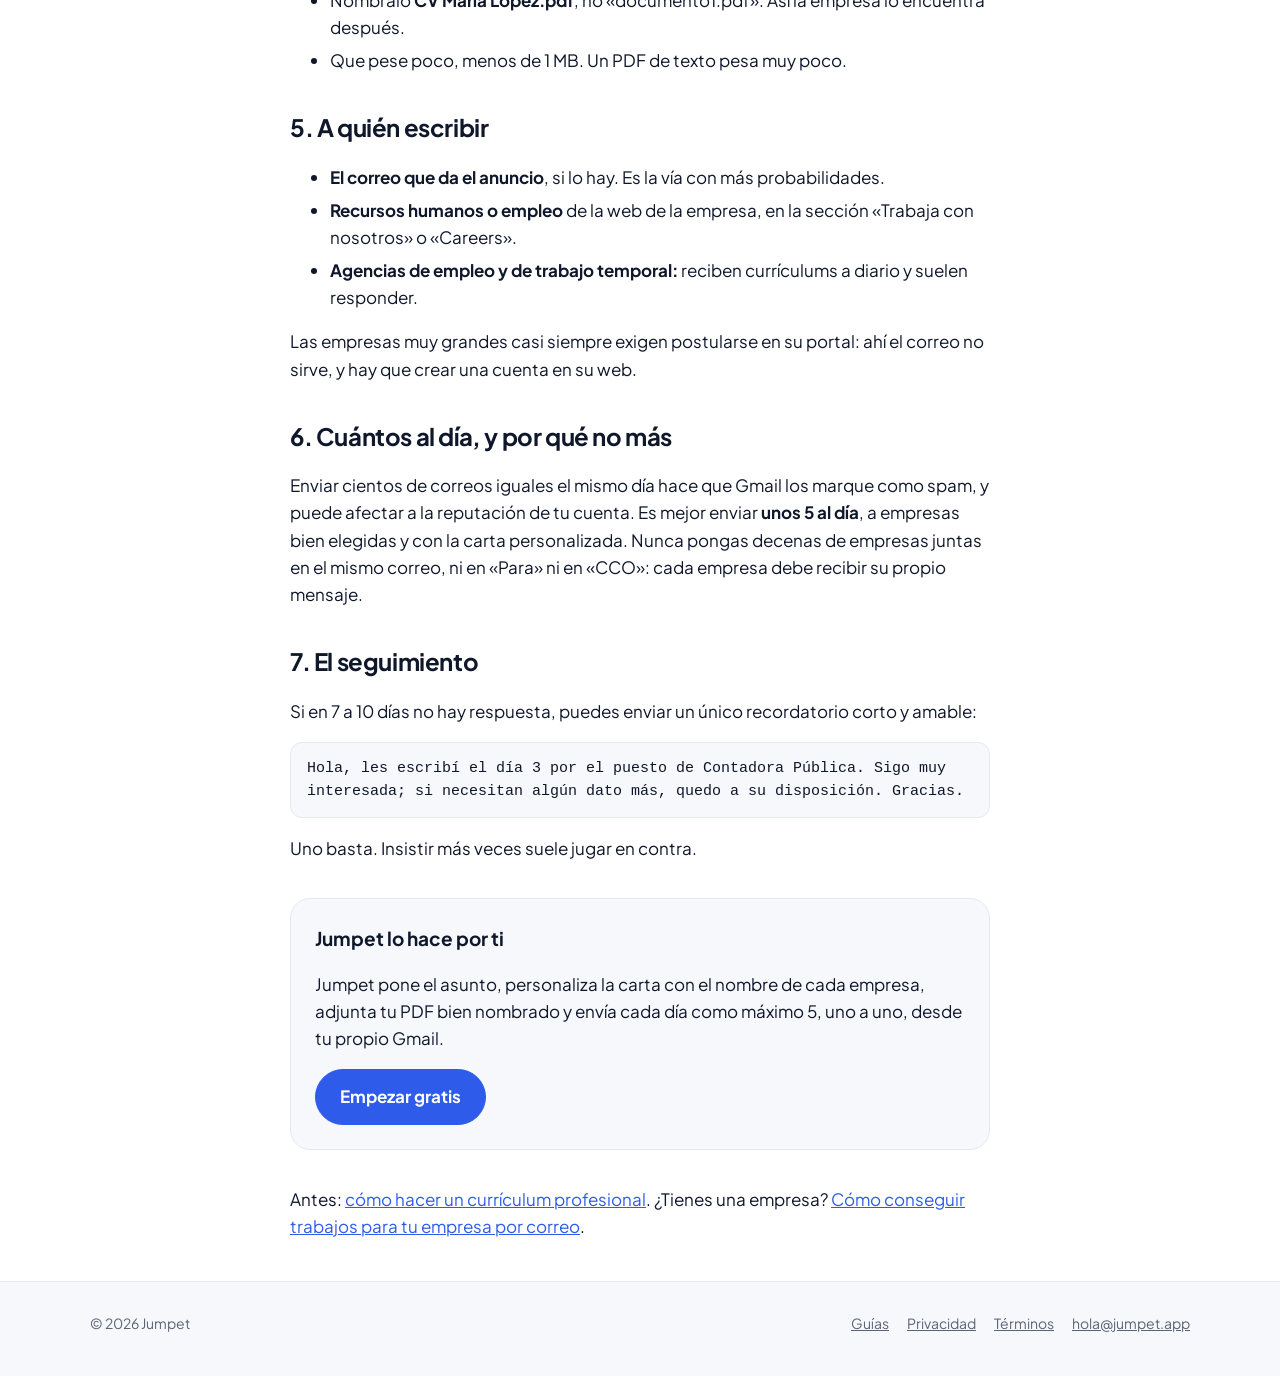
<file: enviar-cv-por-correo.html>
<!DOCTYPE html>
<html lang="es">
<head>
<meta charset="utf-8">
<meta name="viewport" content="width=device-width, initial-scale=1">
<title>Cómo enviar tu currículum por correo: asunto, carta y adjunto · Jumpet</title>
<meta name="description" content="Qué poner en el asunto, cómo escribir una carta corta que se lea, cómo nombrar el PDF, cuántos envíos al día y cómo hacer el seguimiento.">
<link rel="canonical" href="https://jumpet.app/enviar-cv-por-correo.html">
<link rel="icon" href="logo.svg" type="image/svg+xml">
<link rel="stylesheet" href="https://fonts.googleapis.com/css2?family=Plus+Jakarta+Sans:wght@400;600;700;800&display=swap">
<link rel="stylesheet" href="estilos.css">
</head>
<body>
<header class="barra"><div class="envoltura">
  <a class="marca" href="./"><img src="logo.svg" alt="">Jumpet</a>
  <nav><a class="ocultable" href="guias.html">Guías</a><a class="boton" href="app.html">Entrar</a></nav>
</div></header>

<main class="texto"><article>
<h1>Cómo enviar tu currículum por correo: asunto, carta y adjunto</h1>
<p class="fecha">Guía · 31 de octubre de 2026 · 5 minutos de lectura</p>

<p>Un buen currículum puede quedarse sin leer si el correo que lo acompaña parece spam o no dice para qué es. El correo es lo primero que ve la empresa, así que merece el mismo cuidado que el currículum.</p>

<h2>1. Escribe desde una dirección seria</h2>
<p>Usa una dirección con tu nombre, del estilo <b>nombre.apellido@gmail.com</b>. Una dirección con apodos o números al azar resta credibilidad antes de abrir el mensaje. Comprueba también que tu nombre aparece bien escrito como remitente.</p>

<h2>2. Un asunto que diga qué es</h2>
<p>La persona que lo recibe tiene que saber de qué trata sin abrirlo. La fórmula más clara es <b>qué pides + puesto + tu nombre</b>:</p>
<pre>Candidatura: Contadora Pública – María López
Solicitud de empleo: Auxiliar de enfermería – Carlos Ruiz
Application: Customer Service Representative – Ana Pérez</pre>
<p>Si el anuncio tiene un código de referencia, inclúyelo en el asunto.</p>

<h2>3. Una carta corta, en cuatro partes</h2>
<p>Nadie lee correos largos de desconocidos. Bastan cuatro bloques:</p>
<ol>
  <li><b>Saludo con el nombre de la empresa</b>, mejor que «A quien corresponda».</li>
  <li><b>Para qué escribes:</b> el puesto al que te postulas, en una frase.</li>
  <li><b>Por qué tú:</b> dos o tres líneas con tu experiencia más relevante para ese puesto.</li>
  <li><b>Cierre:</b> disponibilidad para una entrevista y tus datos de contacto.</li>
</ol>
<pre>Estimado equipo de Grupo Andino:

Les escribo para presentar mi candidatura al puesto de Contadora Pública.

Tengo 8 años de experiencia en cierres mensuales, conciliaciones bancarias y nómina para pymes, con dominio de QuickBooks y Excel avanzado. Soy bilingüe, español e inglés.

Adjunto mi currículum. Quedo a su disposición para una entrevista cuando les convenga.

Atentamente,
María López
+1 (305) 555-0147</pre>

<h2>4. El adjunto, en PDF y con tu nombre</h2>
<ul>
  <li>Siempre en <b>PDF</b>: se ve igual en cualquier computadora y teléfono.</li>
  <li>Nómbralo <b>CV María López.pdf</b>, no «documento1.pdf». Así la empresa lo encuentra después.</li>
  <li>Que pese poco, menos de 1 MB. Un PDF de texto pesa muy poco.</li>
</ul>

<h2>5. A quién escribir</h2>
<ul>
  <li><b>El correo que da el anuncio</b>, si lo hay. Es la vía con más probabilidades.</li>
  <li><b>Recursos humanos o empleo</b> de la web de la empresa, en la sección «Trabaja con nosotros» o «Careers».</li>
  <li><b>Agencias de empleo y de trabajo temporal:</b> reciben currículums a diario y suelen responder.</li>
</ul>
<p>Las empresas muy grandes casi siempre exigen postularse en su portal: ahí el correo no sirve, y hay que crear una cuenta en su web.</p>

<h2>6. Cuántos al día, y por qué no más</h2>
<p>Enviar cientos de correos iguales el mismo día hace que Gmail los marque como spam, y puede afectar a la reputación de tu cuenta. Es mejor enviar <b>unos 5 al día</b>, a empresas bien elegidas y con la carta personalizada. Nunca pongas decenas de empresas juntas en el mismo correo, ni en «Para» ni en «CCO»: cada empresa debe recibir su propio mensaje.</p>

<h2>7. El seguimiento</h2>
<p>Si en 7 a 10 días no hay respuesta, puedes enviar un único recordatorio corto y amable:</p>
<pre>Hola, les escribí el día 3 por el puesto de Contadora Pública. Sigo muy interesada; si necesitan algún dato más, quedo a su disposición. Gracias.</pre>
<p>Uno basta. Insistir más veces suele jugar en contra.</p>

<div class="cta-articulo">
  <h3 style="margin-top:0">Jumpet lo hace por ti</h3>
  <p>Jumpet pone el asunto, personaliza la carta con el nombre de cada empresa, adjunta tu PDF bien nombrado y envía cada día como máximo 5, uno a uno, desde tu propio Gmail.</p>
  <a class="boton" href="app.html">Empezar gratis</a>
</div>
<p>Antes: <a href="curriculum-profesional.html">cómo hacer un currículum profesional</a>. ¿Tienes una empresa? <a href="conseguir-clientes-por-correo.html">Cómo conseguir trabajos para tu empresa por correo</a>.</p>
</article></main>

<footer><div class="envoltura">
  <span>© 2026 Jumpet</span>
  <nav><a href="guias.html">Guías</a><a href="privacidad.html">Privacidad</a><a href="terminos.html">Términos</a><a href="mailto:hola@jumpet.app">hola@jumpet.app</a></nav>
</div></footer>
</body>
</html>
</file>
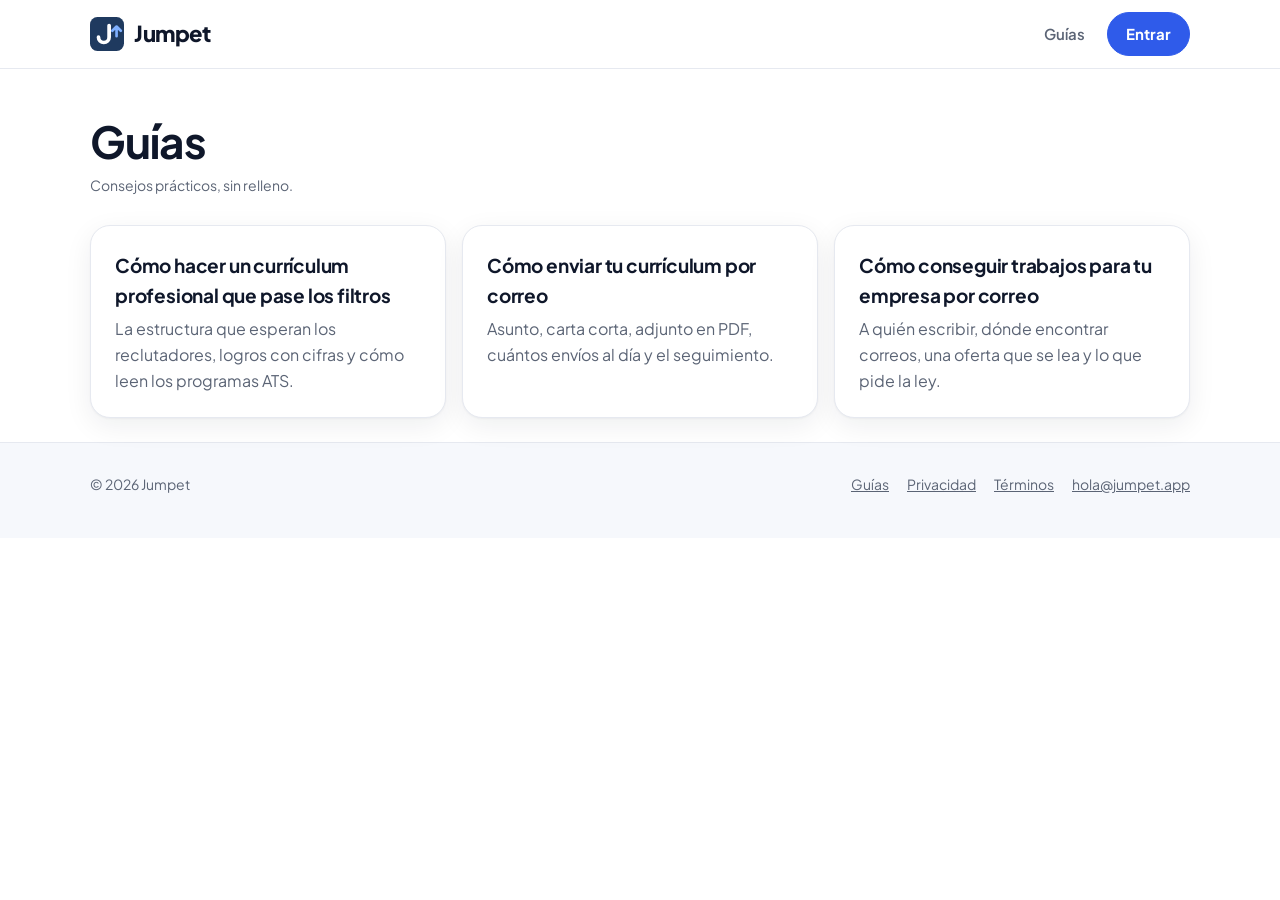
<file: guias.html>
<!DOCTYPE html>
<html lang="es">
<head>
<meta charset="utf-8">
<meta name="viewport" content="width=device-width, initial-scale=1">
<title>Guías para buscar empleo · Jumpet</title>
<meta name="description" content="Guías prácticas: cómo hacer un currículum profesional, cómo enviarlo por correo y cómo conseguir trabajos para tu empresa.">
<link rel="canonical" href="https://jumpet.app/guias.html">
<link rel="icon" href="logo.svg" type="image/svg+xml">
<link rel="stylesheet" href="https://fonts.googleapis.com/css2?family=Plus+Jakarta+Sans:wght@400;600;700;800&display=swap">
<link rel="stylesheet" href="estilos.css">
</head>
<body>
<header class="barra"><div class="envoltura">
  <a class="marca" href="./"><img src="logo.svg" alt="">Jumpet</a>
  <nav><a class="ocultable" href="guias.html">Guías</a><a class="boton" href="app.html">Entrar</a></nav>
</div></header>

<main class="envoltura"><article>
<h1>Guías</h1>
<p class="fecha">Consejos prácticos, sin relleno.</p>
<div class="rejilla">
  <a class="tarjeta" href="curriculum-profesional.html" style="text-decoration:none;color:inherit"><h3>Cómo hacer un currículum profesional que pase los filtros</h3><p>La estructura que esperan los reclutadores, logros con cifras y cómo leen los programas ATS.</p></a>
  <a class="tarjeta" href="enviar-cv-por-correo.html" style="text-decoration:none;color:inherit"><h3>Cómo enviar tu currículum por correo</h3><p>Asunto, carta corta, adjunto en PDF, cuántos envíos al día y el seguimiento.</p></a>
  <a class="tarjeta" href="conseguir-clientes-por-correo.html" style="text-decoration:none;color:inherit"><h3>Cómo conseguir trabajos para tu empresa por correo</h3><p>A quién escribir, dónde encontrar correos, una oferta que se lea y lo que pide la ley.</p></a></div>
</article></main>

<footer><div class="envoltura">
  <span>© 2026 Jumpet</span>
  <nav><a href="guias.html">Guías</a><a href="privacidad.html">Privacidad</a><a href="terminos.html">Términos</a><a href="mailto:hola@jumpet.app">hola@jumpet.app</a></nav>
</div></footer>
</body>
</html>
</file>
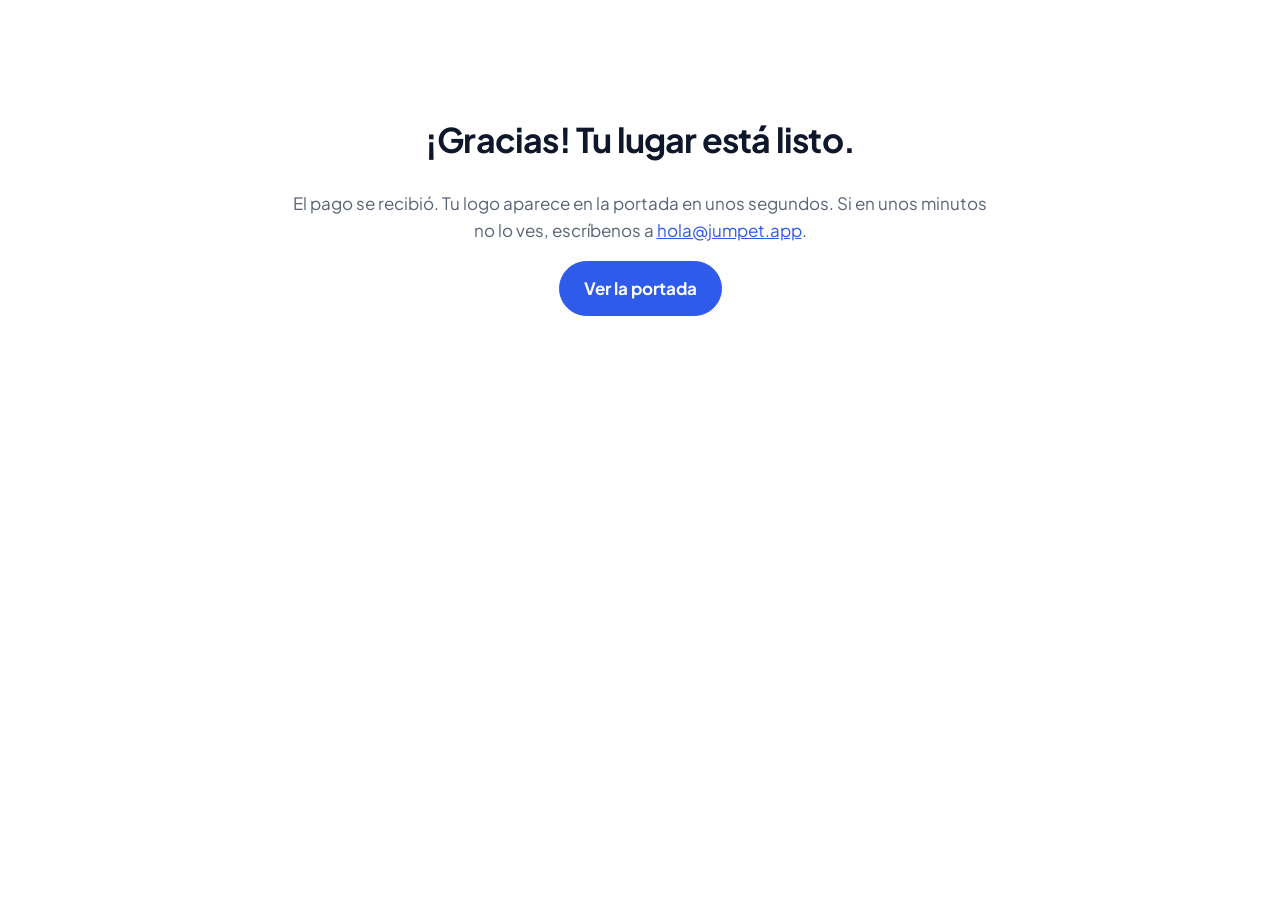
<file: lugar-listo.html>
<!DOCTYPE html>
<html lang="es">
<head>
<meta charset="utf-8">
<meta name="viewport" content="width=device-width, initial-scale=1">
<title>Pago recibido · Jumpet</title>
<meta name="robots" content="noindex">
<link rel="icon" href="logo.svg" type="image/svg+xml">
<link rel="stylesheet" href="https://fonts.googleapis.com/css2?family=Plus+Jakarta+Sans:wght@400;600;700;800&display=swap">
<link rel="stylesheet" href="estilos.css">
</head>
<body>
<main class="texto" style="padding:90px 20px;text-align:center">
  <h1 style="letter-spacing:-.8px">¡Gracias! Tu lugar está listo.</h1>
  <p style="color:var(--mute)">El pago se recibió. Tu logo aparece en la portada en unos segundos. Si en unos minutos no lo ves, escríbenos a <a href="mailto:hola@jumpet.app">hola@jumpet.app</a>.</p>
  <p><a class="boton" href="./#destacados">Ver la portada</a></p>
</main>
</body>
</html>
</file>
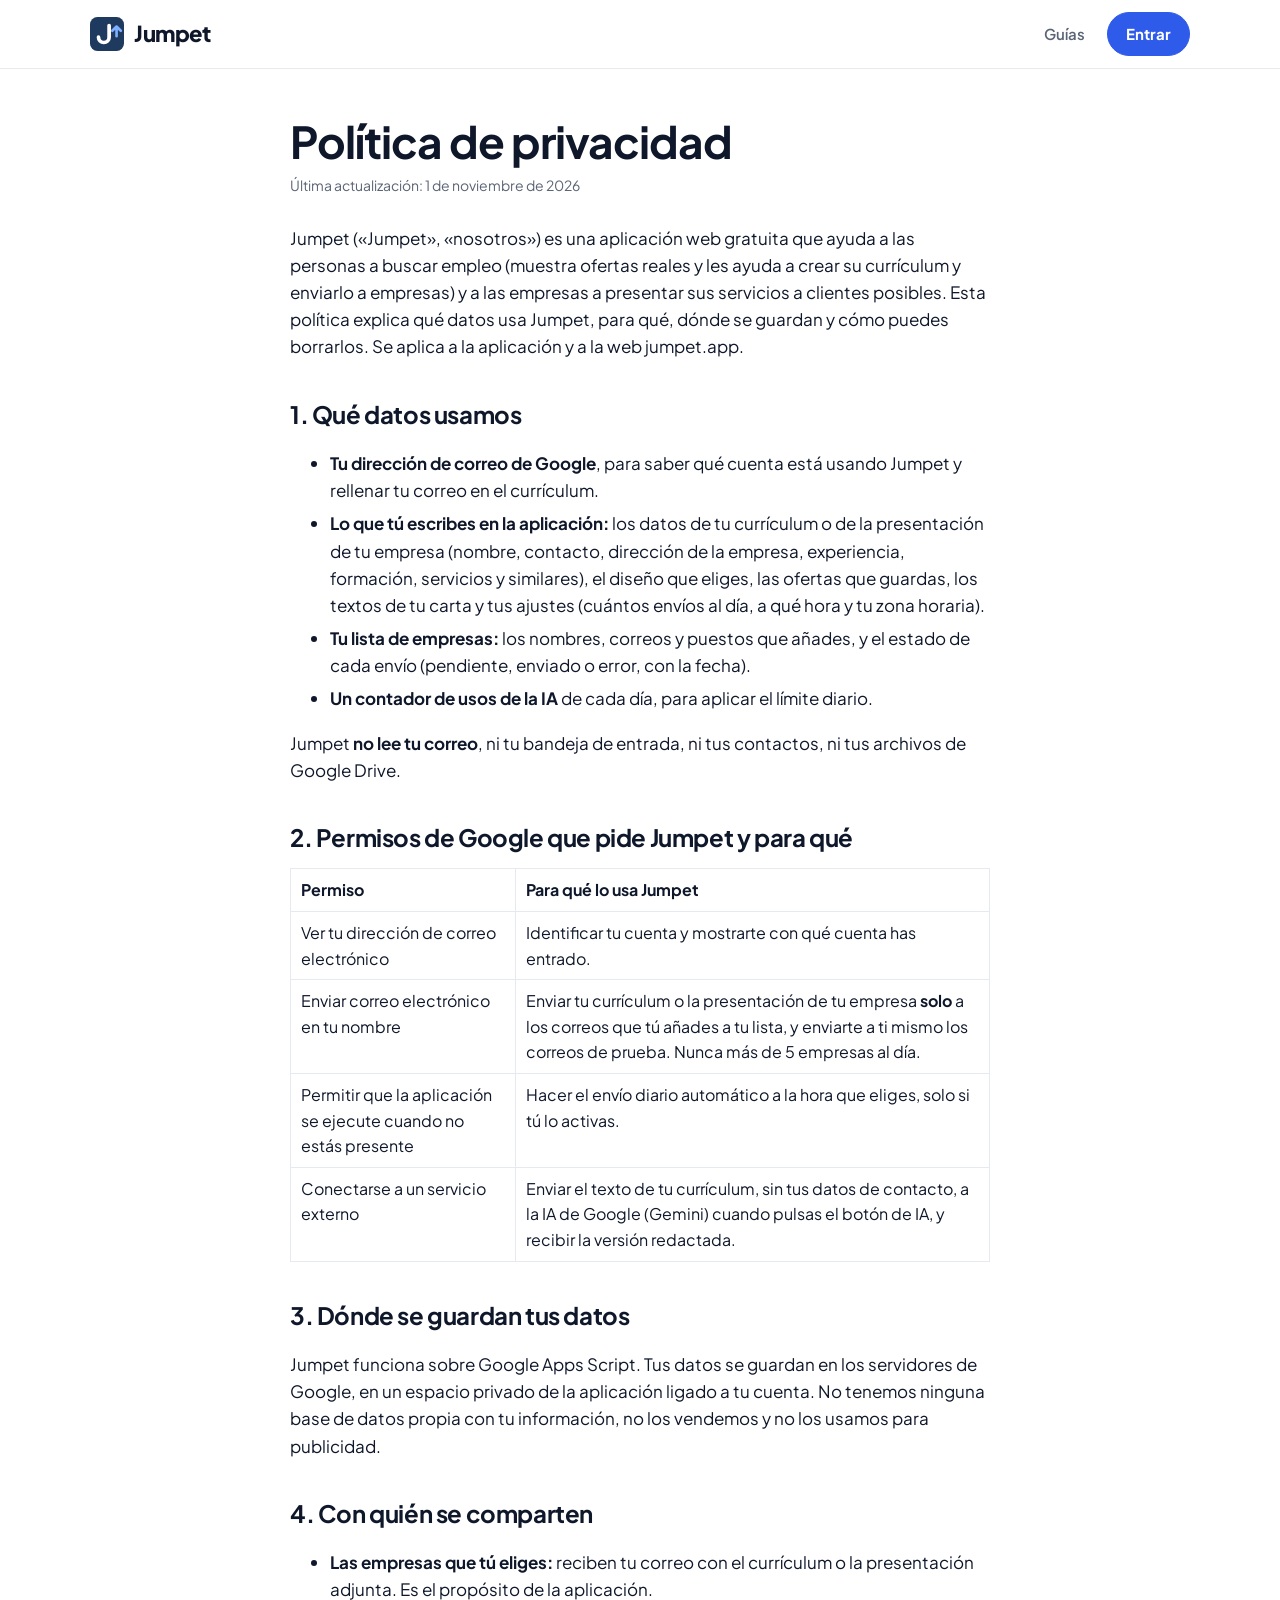
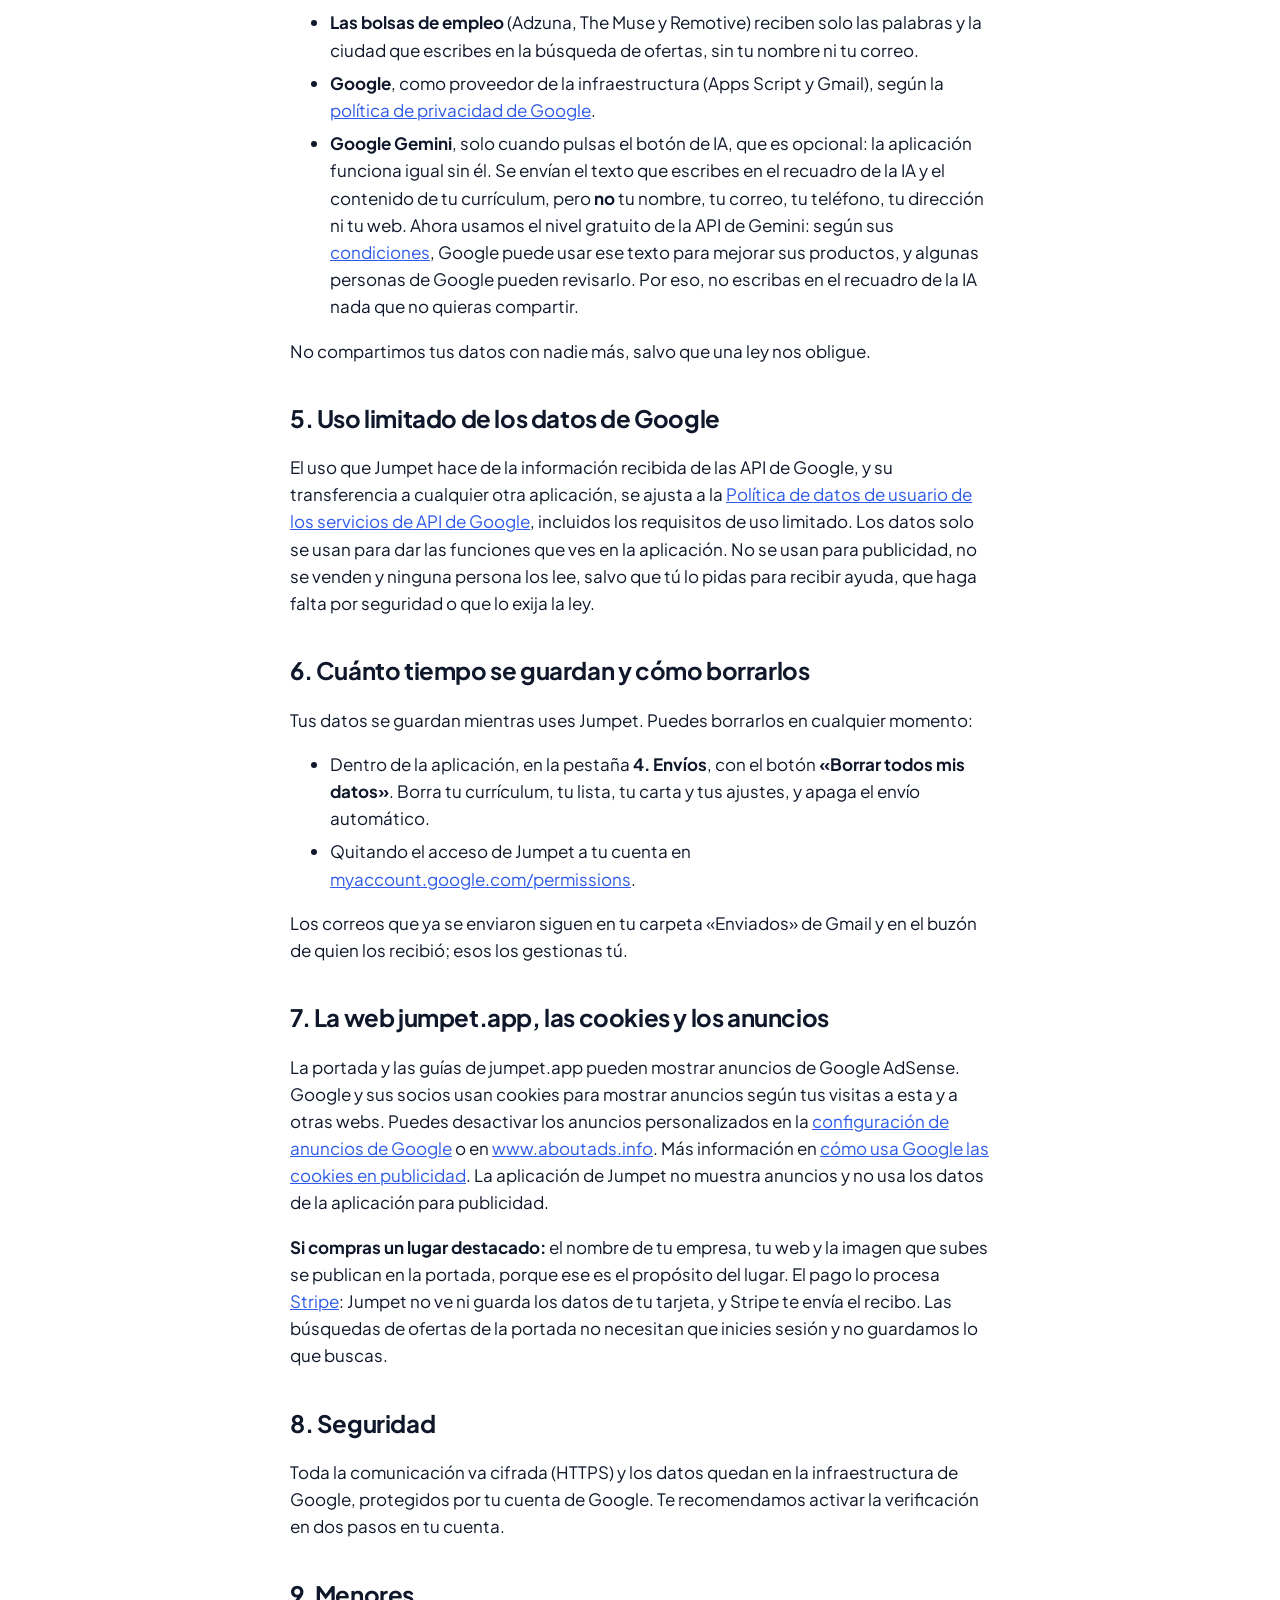
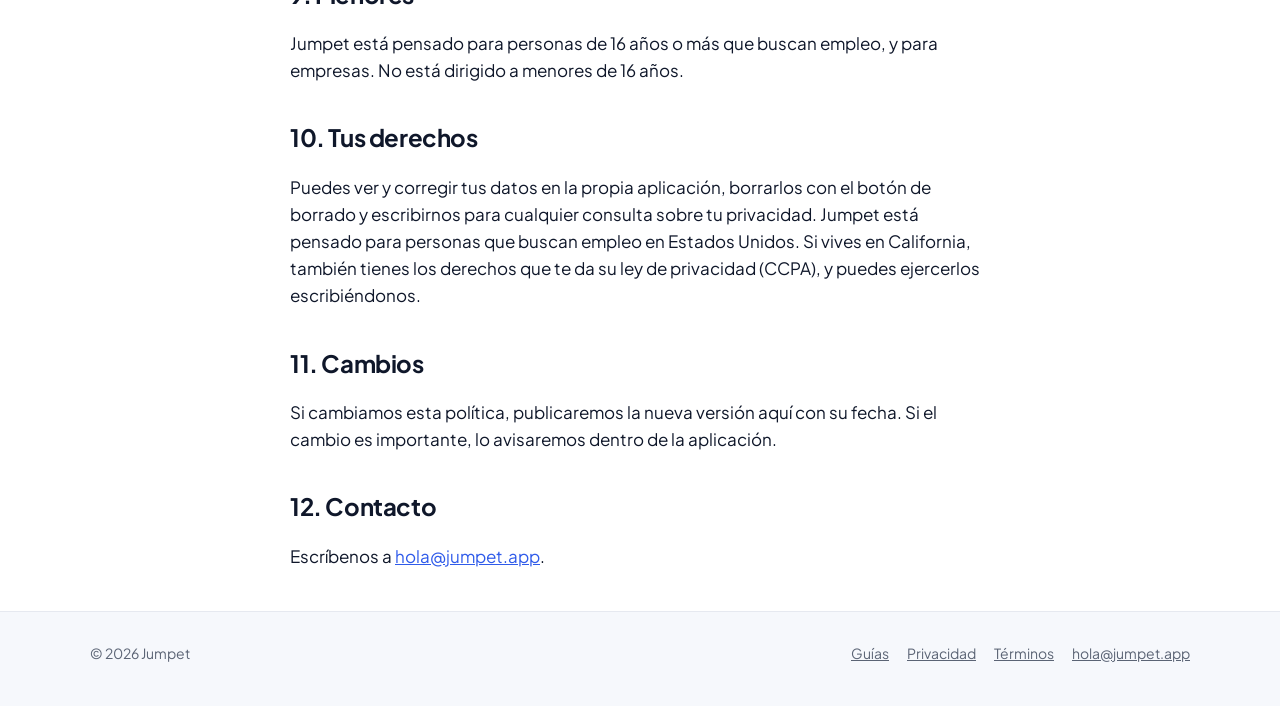
<file: privacidad.html>
<!DOCTYPE html>
<html lang="es">
<head>
<meta charset="utf-8">
<meta name="viewport" content="width=device-width, initial-scale=1">
<title>Política de privacidad · Jumpet</title>
<meta name="description" content="Qué datos usa Jumpet, para qué, dónde se guardan y cómo borrarlos.">
<link rel="canonical" href="https://jumpet.app/privacidad.html">
<link rel="icon" href="logo.svg" type="image/svg+xml">
<link rel="stylesheet" href="https://fonts.googleapis.com/css2?family=Plus+Jakarta+Sans:wght@400;600;700;800&display=swap">
<link rel="stylesheet" href="estilos.css">
</head>
<body>
<header class="barra"><div class="envoltura">
  <a class="marca" href="./"><img src="logo.svg" alt="">Jumpet</a>
  <nav><a class="ocultable" href="guias.html">Guías</a><a class="boton" href="app.html">Entrar</a></nav>
</div></header>

<main class="texto"><article>
<h1>Política de privacidad</h1>
<p class="fecha">Última actualización: 1 de noviembre de 2026</p>

<p>Jumpet («Jumpet», «nosotros») es una aplicación web gratuita que ayuda a las personas a buscar empleo (muestra ofertas reales y les ayuda a crear su currículum y enviarlo a empresas) y a las empresas a presentar sus servicios a clientes posibles. Esta política explica qué datos usa Jumpet, para qué, dónde se guardan y cómo puedes borrarlos. Se aplica a la aplicación y a la web jumpet.app.</p>

<h2>1. Qué datos usamos</h2>
<ul>
  <li><b>Tu dirección de correo de Google</b>, para saber qué cuenta está usando Jumpet y rellenar tu correo en el currículum.</li>
  <li><b>Lo que tú escribes en la aplicación:</b> los datos de tu currículum o de la presentación de tu empresa (nombre, contacto, dirección de la empresa, experiencia, formación, servicios y similares), el diseño que eliges, las ofertas que guardas, los textos de tu carta y tus ajustes (cuántos envíos al día, a qué hora y tu zona horaria).</li>
  <li><b>Tu lista de empresas:</b> los nombres, correos y puestos que añades, y el estado de cada envío (pendiente, enviado o error, con la fecha).</li>
  <li><b>Un contador de usos de la IA</b> de cada día, para aplicar el límite diario.</li>
</ul>
<p>Jumpet <b>no lee tu correo</b>, ni tu bandeja de entrada, ni tus contactos, ni tus archivos de Google Drive.</p>

<h2>2. Permisos de Google que pide Jumpet y para qué</h2>
<table>
  <tr><th>Permiso</th><th>Para qué lo usa Jumpet</th></tr>
  <tr><td>Ver tu dirección de correo electrónico</td><td>Identificar tu cuenta y mostrarte con qué cuenta has entrado.</td></tr>
  <tr><td>Enviar correo electrónico en tu nombre</td><td>Enviar tu currículum o la presentación de tu empresa <b>solo</b> a los correos que tú añades a tu lista, y enviarte a ti mismo los correos de prueba. Nunca más de 5 empresas al día.</td></tr>
  <tr><td>Permitir que la aplicación se ejecute cuando no estás presente</td><td>Hacer el envío diario automático a la hora que eliges, solo si tú lo activas.</td></tr>
  <tr><td>Conectarse a un servicio externo</td><td>Enviar el texto de tu currículum, sin tus datos de contacto, a la IA de Google (Gemini) cuando pulsas el botón de IA, y recibir la versión redactada.</td></tr>
</table>

<h2>3. Dónde se guardan tus datos</h2>
<p>Jumpet funciona sobre Google Apps Script. Tus datos se guardan en los servidores de Google, en un espacio privado de la aplicación ligado a tu cuenta. No tenemos ninguna base de datos propia con tu información, no los vendemos y no los usamos para publicidad.</p>

<h2>4. Con quién se comparten</h2>
<ul>
  <li><b>Las empresas que tú eliges:</b> reciben tu correo con el currículum o la presentación adjunta. Es el propósito de la aplicación.</li>
  <li><b>Las bolsas de empleo</b> (Adzuna, The Muse y Remotive) reciben solo las palabras y la ciudad que escribes en la búsqueda de ofertas, sin tu nombre ni tu correo.</li>
  <li><b>Google</b>, como proveedor de la infraestructura (Apps Script y Gmail), según la <a href="https://policies.google.com/privacy">política de privacidad de Google</a>.</li>
  <li><b>Google Gemini</b>, solo cuando pulsas el botón de IA, que es opcional: la aplicación funciona igual sin él. Se envían el texto que escribes en el recuadro de la IA y el contenido de tu currículum, pero <b>no</b> tu nombre, tu correo, tu teléfono, tu dirección ni tu web. Ahora usamos el nivel gratuito de la API de Gemini: según sus <a href="https://ai.google.dev/gemini-api/terms">condiciones</a>, Google puede usar ese texto para mejorar sus productos, y algunas personas de Google pueden revisarlo. Por eso, no escribas en el recuadro de la IA nada que no quieras compartir.</li>
</ul>
<p>No compartimos tus datos con nadie más, salvo que una ley nos obligue.</p>

<h2>5. Uso limitado de los datos de Google</h2>
<p>El uso que Jumpet hace de la información recibida de las API de Google, y su transferencia a cualquier otra aplicación, se ajusta a la <a href="https://developers.google.com/terms/api-services-user-data-policy">Política de datos de usuario de los servicios de API de Google</a>, incluidos los requisitos de uso limitado. Los datos solo se usan para dar las funciones que ves en la aplicación. No se usan para publicidad, no se venden y ninguna persona los lee, salvo que tú lo pidas para recibir ayuda, que haga falta por seguridad o que lo exija la ley.</p>

<h2>6. Cuánto tiempo se guardan y cómo borrarlos</h2>
<p>Tus datos se guardan mientras uses Jumpet. Puedes borrarlos en cualquier momento:</p>
<ul>
  <li>Dentro de la aplicación, en la pestaña <b>4. Envíos</b>, con el botón <b>«Borrar todos mis datos»</b>. Borra tu currículum, tu lista, tu carta y tus ajustes, y apaga el envío automático.</li>
  <li>Quitando el acceso de Jumpet a tu cuenta en <a href="https://myaccount.google.com/permissions">myaccount.google.com/permissions</a>.</li>
</ul>
<p>Los correos que ya se enviaron siguen en tu carpeta «Enviados» de Gmail y en el buzón de quien los recibió; esos los gestionas tú.</p>

<h2>7. La web jumpet.app, las cookies y los anuncios</h2>
<p>La portada y las guías de jumpet.app pueden mostrar anuncios de Google AdSense. Google y sus socios usan cookies para mostrar anuncios según tus visitas a esta y a otras webs. Puedes desactivar los anuncios personalizados en la <a href="https://adssettings.google.com">configuración de anuncios de Google</a> o en <a href="https://www.aboutads.info">www.aboutads.info</a>. Más información en <a href="https://policies.google.com/technologies/ads">cómo usa Google las cookies en publicidad</a>. La aplicación de Jumpet no muestra anuncios y no usa los datos de la aplicación para publicidad.</p>

<p><b>Si compras un lugar destacado:</b> el nombre de tu empresa, tu web y la imagen que subes se publican en la portada, porque ese es el propósito del lugar. El pago lo procesa <a href="https://stripe.com/privacy">Stripe</a>: Jumpet no ve ni guarda los datos de tu tarjeta, y Stripe te envía el recibo. Las búsquedas de ofertas de la portada no necesitan que inicies sesión y no guardamos lo que buscas.</p>

<h2>8. Seguridad</h2>
<p>Toda la comunicación va cifrada (HTTPS) y los datos quedan en la infraestructura de Google, protegidos por tu cuenta de Google. Te recomendamos activar la verificación en dos pasos en tu cuenta.</p>

<h2>9. Menores</h2>
<p>Jumpet está pensado para personas de 16 años o más que buscan empleo, y para empresas. No está dirigido a menores de 16 años.</p>

<h2>10. Tus derechos</h2>
<p>Puedes ver y corregir tus datos en la propia aplicación, borrarlos con el botón de borrado y escribirnos para cualquier consulta sobre tu privacidad. Jumpet está pensado para personas que buscan empleo en Estados Unidos. Si vives en California, también tienes los derechos que te da su ley de privacidad (CCPA), y puedes ejercerlos escribiéndonos.</p>

<h2>11. Cambios</h2>
<p>Si cambiamos esta política, publicaremos la nueva versión aquí con su fecha. Si el cambio es importante, lo avisaremos dentro de la aplicación.</p>

<h2>12. Contacto</h2>
<p>Escríbenos a <a href="mailto:hola@jumpet.app">hola@jumpet.app</a>.</p>
</article></main>

<footer><div class="envoltura">
  <span>© 2026 Jumpet</span>
  <nav><a href="guias.html">Guías</a><a href="privacidad.html">Privacidad</a><a href="terminos.html">Términos</a><a href="mailto:hola@jumpet.app">hola@jumpet.app</a></nav>
</div></footer>
</body>
</html>
</file>
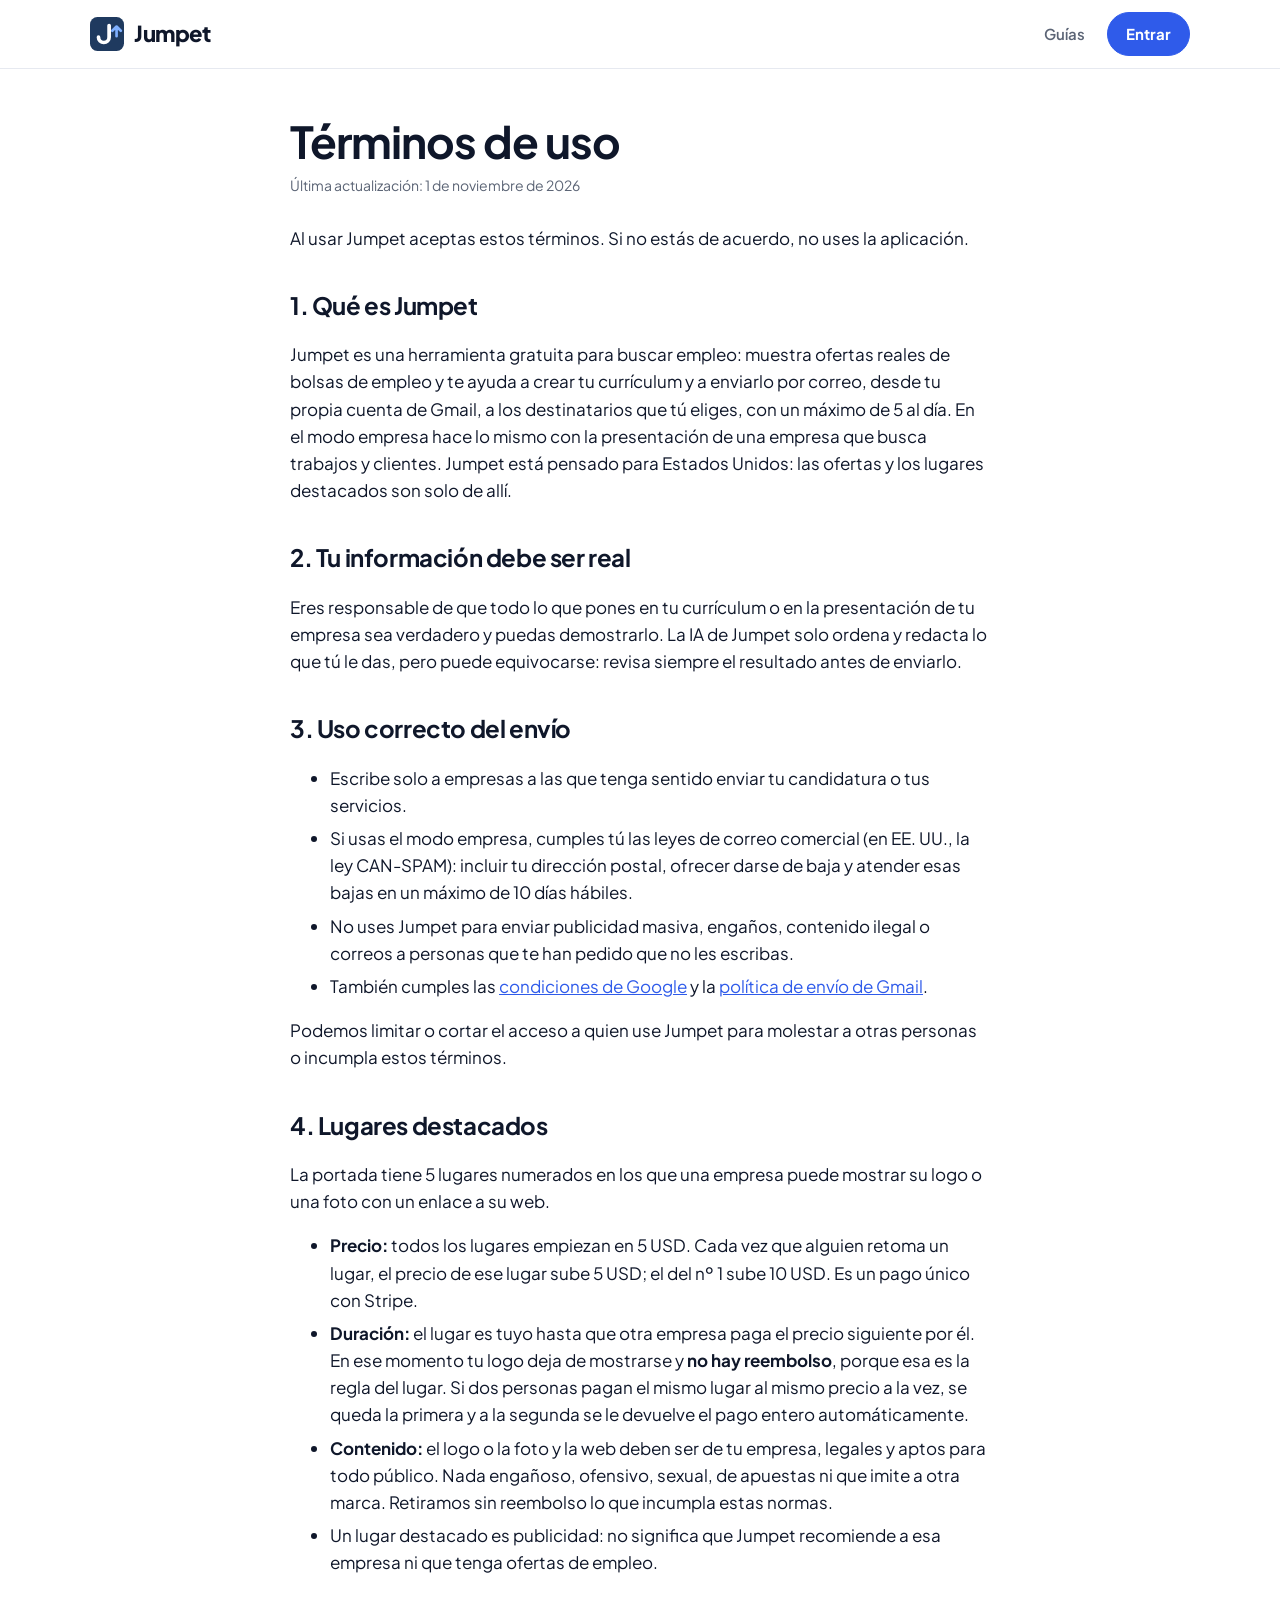
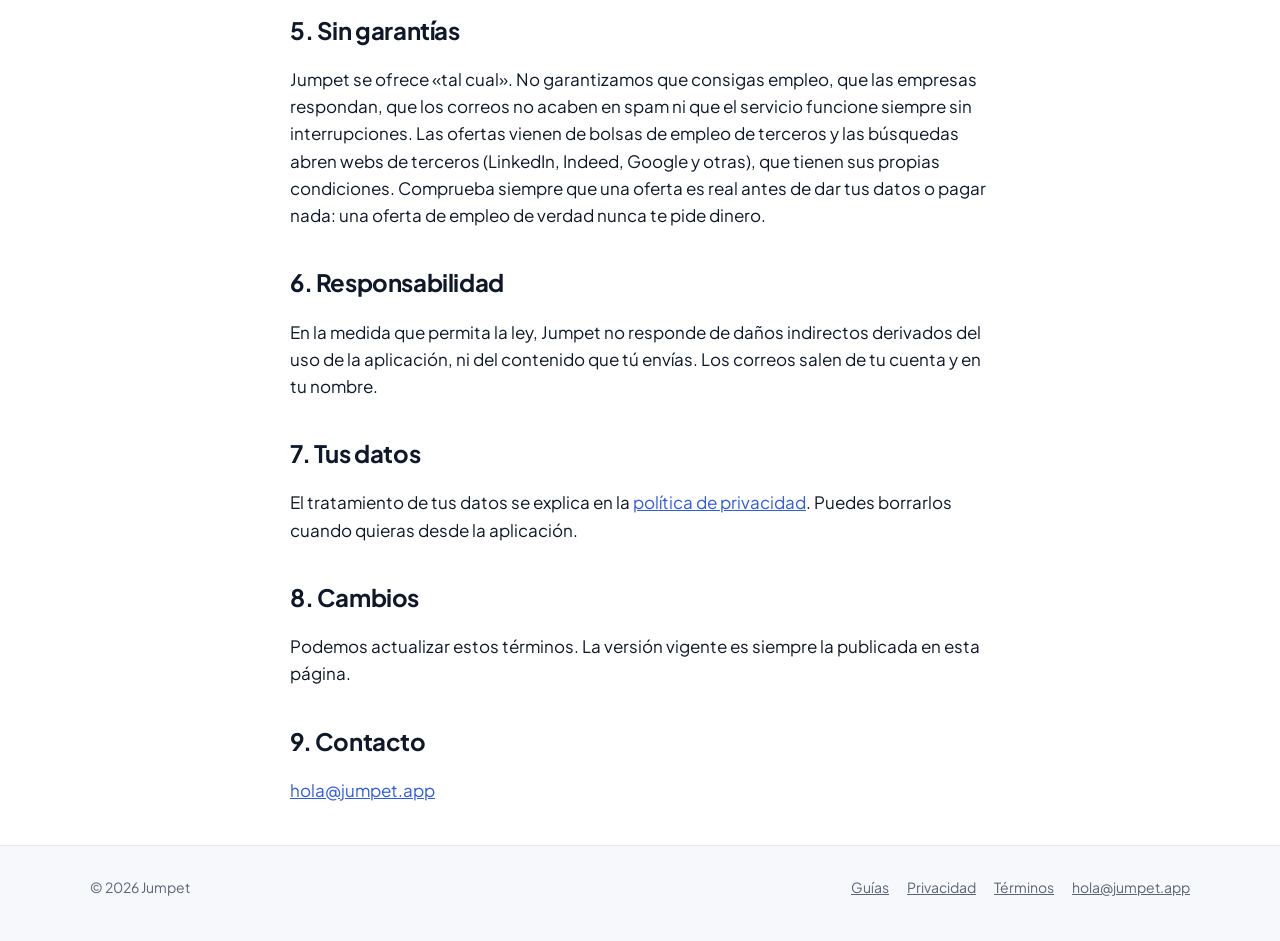
<file: terminos.html>
<!DOCTYPE html>
<html lang="es">
<head>
<meta charset="utf-8">
<meta name="viewport" content="width=device-width, initial-scale=1">
<title>Términos de uso · Jumpet</title>
<meta name="description" content="Las reglas para usar Jumpet.">
<link rel="canonical" href="https://jumpet.app/terminos.html">
<link rel="icon" href="logo.svg" type="image/svg+xml">
<link rel="stylesheet" href="https://fonts.googleapis.com/css2?family=Plus+Jakarta+Sans:wght@400;600;700;800&display=swap">
<link rel="stylesheet" href="estilos.css">
</head>
<body>
<header class="barra"><div class="envoltura">
  <a class="marca" href="./"><img src="logo.svg" alt="">Jumpet</a>
  <nav><a class="ocultable" href="guias.html">Guías</a><a class="boton" href="app.html">Entrar</a></nav>
</div></header>

<main class="texto"><article>
<h1>Términos de uso</h1>
<p class="fecha">Última actualización: 1 de noviembre de 2026</p>

<p>Al usar Jumpet aceptas estos términos. Si no estás de acuerdo, no uses la aplicación.</p>

<h2>1. Qué es Jumpet</h2>
<p>Jumpet es una herramienta gratuita para buscar empleo: muestra ofertas reales de bolsas de empleo y te ayuda a crear tu currículum y a enviarlo por correo, desde tu propia cuenta de Gmail, a los destinatarios que tú eliges, con un máximo de 5 al día. En el modo empresa hace lo mismo con la presentación de una empresa que busca trabajos y clientes. Jumpet está pensado para Estados Unidos: las ofertas y los lugares destacados son solo de allí.</p>

<h2>2. Tu información debe ser real</h2>
<p>Eres responsable de que todo lo que pones en tu currículum o en la presentación de tu empresa sea verdadero y puedas demostrarlo. La IA de Jumpet solo ordena y redacta lo que tú le das, pero puede equivocarse: revisa siempre el resultado antes de enviarlo.</p>

<h2>3. Uso correcto del envío</h2>
<ul>
  <li>Escribe solo a empresas a las que tenga sentido enviar tu candidatura o tus servicios.</li>
  <li>Si usas el modo empresa, cumples tú las leyes de correo comercial (en EE. UU., la ley CAN-SPAM): incluir tu dirección postal, ofrecer darse de baja y atender esas bajas en un máximo de 10 días hábiles.</li>
  <li>No uses Jumpet para enviar publicidad masiva, engaños, contenido ilegal o correos a personas que te han pedido que no les escribas.</li>
  <li>También cumples las <a href="https://policies.google.com/terms">condiciones de Google</a> y la <a href="https://support.google.com/mail/answer/81126">política de envío de Gmail</a>.</li>
</ul>
<p>Podemos limitar o cortar el acceso a quien use Jumpet para molestar a otras personas o incumpla estos términos.</p>

<h2 id="lugares">4. Lugares destacados</h2>
<p>La portada tiene 5 lugares numerados en los que una empresa puede mostrar su logo o una foto con un enlace a su web.</p>
<ul>
  <li><b>Precio:</b> todos los lugares empiezan en 5 USD. Cada vez que alguien retoma un lugar, el precio de ese lugar sube 5 USD; el del nº 1 sube 10 USD. Es un pago único con Stripe.</li>
  <li><b>Duración:</b> el lugar es tuyo hasta que otra empresa paga el precio siguiente por él. En ese momento tu logo deja de mostrarse y <b>no hay reembolso</b>, porque esa es la regla del lugar. Si dos personas pagan el mismo lugar al mismo precio a la vez, se queda la primera y a la segunda se le devuelve el pago entero automáticamente.</li>
  <li><b>Contenido:</b> el logo o la foto y la web deben ser de tu empresa, legales y aptos para todo público. Nada engañoso, ofensivo, sexual, de apuestas ni que imite a otra marca. Retiramos sin reembolso lo que incumpla estas normas.</li>
  <li>Un lugar destacado es publicidad: no significa que Jumpet recomiende a esa empresa ni que tenga ofertas de empleo.</li>
</ul>

<h2>5. Sin garantías</h2>
<p>Jumpet se ofrece «tal cual». No garantizamos que consigas empleo, que las empresas respondan, que los correos no acaben en spam ni que el servicio funcione siempre sin interrupciones. Las ofertas vienen de bolsas de empleo de terceros y las búsquedas abren webs de terceros (LinkedIn, Indeed, Google y otras), que tienen sus propias condiciones. Comprueba siempre que una oferta es real antes de dar tus datos o pagar nada: una oferta de empleo de verdad nunca te pide dinero.</p>

<h2>6. Responsabilidad</h2>
<p>En la medida que permita la ley, Jumpet no responde de daños indirectos derivados del uso de la aplicación, ni del contenido que tú envías. Los correos salen de tu cuenta y en tu nombre.</p>

<h2>7. Tus datos</h2>
<p>El tratamiento de tus datos se explica en la <a href="privacidad.html">política de privacidad</a>. Puedes borrarlos cuando quieras desde la aplicación.</p>

<h2>8. Cambios</h2>
<p>Podemos actualizar estos términos. La versión vigente es siempre la publicada en esta página.</p>

<h2>9. Contacto</h2>
<p><a href="mailto:hola@jumpet.app">hola@jumpet.app</a></p>
</article></main>

<footer><div class="envoltura">
  <span>© 2026 Jumpet</span>
  <nav><a href="guias.html">Guías</a><a href="privacidad.html">Privacidad</a><a href="terminos.html">Términos</a><a href="mailto:hola@jumpet.app">hola@jumpet.app</a></nav>
</div></footer>
</body>
</html>
</file>
<file: estilos.css>
/* Jumpet: estilo blanco, siempre claro (aunque el sistema esté en modo oscuro). */
:root{color-scheme:light;--bg:#fff;--suave:#f6f8fc;--ink:#0f172a;--mute:#5b6475;--line:#e6e9f0;--acc:#2f5bea;--acc2:#1e3fae;--celeste:#e9efff;--oro:#c8922a;--btnink:#fff;--sombra:0 1px 2px rgba(15,23,42,.04),0 8px 28px rgba(15,23,42,.07);--sombra2:0 2px 6px rgba(15,23,42,.06),0 18px 44px rgba(47,91,234,.14)}
*{box-sizing:border-box}
html{scroll-behavior:smooth}
body{margin:0;background:var(--bg);color:var(--ink);font:17px/1.6 "Plus Jakarta Sans",system-ui,-apple-system,"Segoe UI",Roboto,sans-serif;-webkit-font-smoothing:antialiased}
a{color:var(--acc)}
img{max-width:100%}
.envoltura{max-width:1140px;margin:0 auto;padding:0 20px}
.texto{max-width:740px;margin:0 auto;padding:0 20px}

/* Barra */
header.barra{position:sticky;top:0;z-index:20;background:rgba(255,255,255,.86);backdrop-filter:saturate(1.6) blur(14px);-webkit-backdrop-filter:saturate(1.6) blur(14px);border-bottom:1px solid var(--line)}
header.barra .envoltura{display:flex;align-items:center;justify-content:space-between;gap:16px;min-height:68px}
.marca{display:flex;align-items:center;gap:10px;color:var(--ink);font-weight:800;font-size:22px;text-decoration:none;letter-spacing:-.5px}
.marca img{width:34px;height:34px}
.barra nav{display:flex;gap:22px;align-items:center;font-size:15px;font-weight:600}
.barra nav a{color:var(--mute);text-decoration:none;transition:color .2s}
.barra nav a:hover{color:var(--ink)}

/* Botones */
.boton{display:inline-flex;align-items:center;justify-content:center;gap:8px;padding:13px 24px;border-radius:99px;background:var(--acc);color:var(--btnink);font:inherit;font-weight:700;text-decoration:none;border:1px solid var(--acc);cursor:pointer;transition:transform .2s,box-shadow .25s,background .2s}
.boton:hover{transform:translateY(-2px);background:var(--acc2);box-shadow:0 12px 26px rgba(47,91,234,.3)}
.boton.sec{background:#fff;color:var(--ink);border-color:var(--line)}
.boton.sec:hover{box-shadow:var(--sombra);border-color:#c9d2e4}
.boton:disabled{opacity:.45;cursor:not-allowed;transform:none;box-shadow:none}
.barra nav a.boton{padding:9px 18px;font-size:15px;color:var(--btnink)}

/* Portada: centrada, con el buscador arriba */
.portada{position:relative;padding:76px 0 56px;text-align:center;overflow:hidden;background:radial-gradient(60% 70% at 50% 0%,var(--celeste),#fff 70%)}
.portada::before{content:"";position:absolute;inset:0;background-image:radial-gradient(#d7e0f5 1px,transparent 1px);background-size:22px 22px;-webkit-mask-image:radial-gradient(60% 60% at 50% 30%,#000,transparent 75%);mask-image:radial-gradient(60% 60% at 50% 30%,#000,transparent 75%);pointer-events:none}
.portada .envoltura{position:relative}
.etiqueta{display:inline-flex;align-items:center;gap:8px;margin-bottom:20px;padding:6px 14px;border-radius:99px;background:#fff;border:1px solid var(--line);color:var(--mute);font-size:13.5px;font-weight:600;box-shadow:var(--sombra)}
.etiqueta i{width:8px;height:8px;border-radius:50%;background:#22c55e;box-shadow:0 0 0 4px rgba(34,197,94,.18);animation:latido 2s ease-in-out infinite}
@keyframes latido{50%{box-shadow:0 0 0 8px rgba(34,197,94,0)}}
.portada h1{font-size:clamp(38px,6.4vw,68px);line-height:1.05;margin:0 auto 18px;max-width:860px;letter-spacing:-.025em;font-weight:800}
.portada h1 em{font-style:normal;color:var(--acc)}
.portada p.sub{font-size:clamp(18px,2.2vw,21px);color:var(--mute);max-width:620px;margin:0 auto 30px}
.buscador{display:flex;gap:8px;max-width:720px;margin:0 auto;padding:8px;background:#fff;border:1px solid var(--line);border-radius:99px;box-shadow:var(--sombra2)}
.buscador label{flex:1;display:flex;align-items:center;gap:8px;padding:0 14px;min-width:0;text-align:left}
.buscador label+label{border-left:1px solid var(--line)}
.buscador span{font-size:18px;opacity:.6}
.buscador input{width:100%;border:0;outline:0;background:none;font:inherit;font-size:16px;color:var(--ink);padding:10px 0}
.portada small{display:block;margin-top:16px;color:var(--mute);font-size:14px}
.cifras{display:flex;justify-content:center;flex-wrap:wrap;gap:12px 40px;margin-top:40px;color:var(--mute);font-size:15px}
.cifras b{display:block;color:var(--ink);font-size:26px;letter-spacing:-.5px}

/* Bloques */
section.bloque{padding:72px 0}
section.bloque.gris{background:var(--suave);border-top:1px solid var(--line);border-bottom:1px solid var(--line)}
.cabeza{display:flex;align-items:end;justify-content:space-between;gap:16px;flex-wrap:wrap;margin-bottom:28px}
section.bloque h2{font-size:clamp(28px,3.6vw,40px);margin:0 0 8px;letter-spacing:-1px;line-height:1.1;font-weight:800}
section.bloque p.intro{color:var(--mute);margin:0;max-width:640px}
.antetitulo{display:block;margin-bottom:8px;color:var(--acc);font-size:13px;font-weight:800;letter-spacing:1.4px;text-transform:uppercase}

/* Lugares destacados */
.lugares{display:grid;grid-template-columns:repeat(5,minmax(0,1fr));gap:16px}
.lugar{position:relative;display:flex;flex-direction:column;gap:10px;padding:12px;border:1px solid var(--line);border-radius:20px;background:#fff;box-shadow:var(--sombra);transition:transform .25s,box-shadow .25s,border-color .25s}
.lugar:hover{transform:translateY(-4px);box-shadow:var(--sombra2);border-color:#c9d6f7}
.lugar.uno{border:1.5px solid var(--oro);background:linear-gradient(#fff,#fff) padding-box,linear-gradient(135deg,#f3d08a,var(--oro)) border-box}
.lugar .num{position:absolute;top:20px;left:20px;z-index:1;padding:3px 10px;border-radius:99px;background:var(--ink);color:#fff;font-size:12px;font-weight:800}
.lugar.uno .num{background:var(--oro)}
.lugar .foto{aspect-ratio:1;border-radius:14px;display:grid;place-items:center;overflow:hidden;background:var(--suave);border:1.5px dashed #cfd7e6;color:#9aa6bb;font-size:34px;font-weight:300;text-decoration:none;transition:background .2s}
.lugar:hover .foto{background:var(--celeste)}
.lugar .foto img{width:100%;height:100%;object-fit:contain;background:#fff}
.lugar.ocupado .foto{border-style:solid;border-color:var(--line);background:#fff}
.lugar .nombre{font-weight:700;font-size:15px;line-height:1.25;overflow:hidden;text-overflow:ellipsis;white-space:nowrap;padding:0 4px}
.lugar .precio{color:var(--mute);font-size:13.5px;padding:0 4px}
.lugar .precio b{color:var(--ink)}
.lugar .boton{padding:9px 12px;font-size:14px}
.regla{margin-top:20px;color:var(--mute);font-size:14px}

/* Ofertas reales */
.busca{display:grid;grid-template-columns:2fr 1.5fr auto;gap:10px;align-items:end;margin-bottom:10px}
.busca label{font-size:13px;font-weight:700;color:var(--mute)}
.busca input,dialog input{display:block;width:100%;margin-top:6px;padding:12px 14px;border:1px solid var(--line);border-radius:12px;background:#fff;color:var(--ink);font:inherit;font-size:16px;transition:border-color .2s,box-shadow .2s}
.busca input:focus,dialog input:focus{outline:none;border-color:var(--acc);box-shadow:0 0 0 4px rgba(47,91,234,.14)}
.chk{display:flex;gap:9px;align-items:center;font-size:15px;color:var(--ink)}
.chk input{width:18px;height:18px;accent-color:var(--acc)}
.ofertas{display:grid;grid-template-columns:repeat(auto-fill,minmax(310px,1fr));gap:16px;margin:20px 0 8px}
.oferta{position:relative;display:flex;flex-direction:column;gap:6px;padding:20px 20px 18px 24px;border:1px solid var(--line);border-radius:18px;background:#fff;text-decoration:none;color:inherit;box-shadow:var(--sombra);animation:subir .45s cubic-bezier(.2,.7,.2,1) both;transition:transform .2s,box-shadow .25s,border-color .2s}
.oferta::before{content:"";position:absolute;left:0;top:18px;bottom:18px;width:4px;border-radius:0 4px 4px 0;background:var(--acc);opacity:.85}
.oferta:hover{transform:translateY(-3px);box-shadow:var(--sombra2);border-color:#c9d6f7}
.oferta h3{margin:0;font-size:17px;line-height:1.3;letter-spacing:-.2px}
.oferta .meta{color:var(--mute);font-size:14px}
.oferta .res{color:var(--mute);font-size:14px;flex:1}
.oferta .ver{color:var(--acc);font-weight:700;font-size:14px}
.fantasma{height:180px;border-radius:18px;background:linear-gradient(90deg,var(--suave),#eef1f7,var(--suave));background-size:200% 100%;animation:brillo 1.2s ease-in-out infinite}
@keyframes brillo{to{background-position:-200% 0}}
@keyframes subir{from{opacity:0;transform:translateY(10px)}}
.fuente{color:var(--mute);font-size:14px}

/* Tarjetas, pasos y preguntas */
.rejilla{display:grid;grid-template-columns:repeat(auto-fit,minmax(240px,1fr));gap:16px}
.tarjeta{background:#fff;border:1px solid var(--line);border-radius:20px;padding:24px;box-shadow:var(--sombra)}
.tarjeta h3{margin:0 0 6px;font-size:19px;letter-spacing:-.2px}
.tarjeta p{margin:0;color:var(--mute);font-size:16px}
.tarjeta .num{display:inline-grid;place-items:center;width:40px;height:40px;border-radius:12px;background:var(--celeste);color:var(--acc);font-weight:800;margin-bottom:12px}
details{background:#fff;border:1px solid var(--line);border-radius:16px;padding:16px 20px;margin-bottom:10px;transition:box-shadow .2s}
details[open]{box-shadow:var(--sombra)}
summary{font-weight:700;cursor:pointer}
details p{color:var(--mute);margin:10px 0 0}
.llamada{text-align:center;border-radius:28px;padding:56px 20px;margin:72px 0;background:linear-gradient(135deg,#2f5bea,#1e3fae);color:#fff;box-shadow:var(--sombra2)}
.llamada h2{margin:0 0 20px;letter-spacing:-.6px;font-size:clamp(24px,3.4vw,34px)}
.llamada .boton{background:#fff;color:var(--acc);border-color:#fff}
.llamada .boton:hover{background:#fff;box-shadow:0 12px 26px rgba(0,0,0,.2)}

/* La hoja de ejemplo con el marco animado (en «Cómo funciona») */
@property --ang{syntax:'<angle>';inherits:false;initial-value:0deg}
.muestra{display:grid;grid-template-columns:1fr 1fr;gap:40px;align-items:center;margin-top:40px}
.encuadre{position:relative;border-radius:24px;padding:2px;background:conic-gradient(from var(--ang),transparent 0 60%,#7aa2ff 74%,var(--acc) 82%,transparent 92%),var(--line);animation:girar 7s linear infinite;box-shadow:var(--sombra2)}
@keyframes girar{to{--ang:360deg}}
.encuadre .dentro{border-radius:22px;background:#fff;padding:24px}
.hoja{background:#fff;color:#222;border:1px solid var(--line);border-radius:10px;padding:22px 24px;font:12px/1.45 Arial,Helvetica,sans-serif}
.hoja b{display:block;font-size:20px;color:#1f3a5f}
.hoja i{display:block;color:#555;font-style:normal;margin-bottom:8px}
.hoja .raya{border-bottom:1.5px solid #1f3a5f;color:#1f3a5f;font-weight:700;letter-spacing:1px;font-size:10px;margin:10px 0 5px}
.hoja .linea{height:7px;border-radius:4px;background:#edf0f5;margin:5px 0}
.envios{display:flex;align-items:center;gap:10px;margin-top:18px;color:var(--mute);font-size:14px}
.envios span{width:28px;height:28px;border-radius:50%;display:grid;place-items:center;border:1.5px solid var(--line);font-size:12px;font-weight:700;color:var(--mute);background:#fff}
.envios span.ok{background:var(--acc);border-color:var(--acc);color:#fff;animation:pop .4s cubic-bezier(.3,1.6,.5,1)}
@keyframes pop{from{transform:scale(.4)}}

/* Compra de un lugar */
dialog{width:min(480px,calc(100% - 32px));border:1px solid var(--line);border-radius:24px;padding:26px;background:#fff;color:var(--ink);box-shadow:0 30px 80px rgba(15,23,42,.25)}
dialog[open]{animation:subir .3s both}
dialog::backdrop{background:rgba(15,23,42,.35);backdrop-filter:blur(4px)}
dialog h2{margin:0 0 6px;font-size:22px;letter-spacing:-.4px}
dialog label{display:block;margin:12px 0;font-size:13px;font-weight:700;color:var(--mute)}
.previa{display:flex;gap:14px;align-items:center;margin:8px 0}
.previa img{width:72px;height:72px;border-radius:14px;object-fit:contain;background:#fff;border:1px solid var(--line)}
.error{color:#c0392b;font-weight:600;font-size:14px;min-height:1.2em}

/* Pie */
footer{border-top:1px solid var(--line);padding:30px 0 42px;color:var(--mute);font-size:14px;background:var(--suave)}
footer .envoltura{display:flex;flex-wrap:wrap;gap:10px 22px;justify-content:space-between}
footer nav{display:flex;flex-wrap:wrap;gap:8px 18px}
footer a{color:var(--mute)}

/* Artículos */
article{padding:48px 0 24px}
article h1{font-size:clamp(30px,5vw,44px);line-height:1.12;letter-spacing:-1px;margin:0 0 8px}
article .fecha{color:var(--mute);font-size:14px;margin:0 0 28px}
article h2{font-size:24px;margin:34px 0 8px;letter-spacing:-.4px}
article h3{font-size:19px;margin:24px 0 6px}
article li{margin-bottom:6px}
article blockquote{margin:16px 0;padding:14px 18px;border-left:4px solid var(--acc);background:var(--suave);border-radius:0 12px 12px 0}
article pre{white-space:pre-wrap;background:var(--suave);border:1px solid var(--line);border-radius:12px;padding:14px 16px;font:15px/1.55 ui-monospace,Consolas,monospace}
article table{border-collapse:collapse;width:100%;font-size:16px;margin:12px 0}
article th,article td{border:1px solid var(--line);padding:8px 10px;text-align:left;vertical-align:top}
.cta-articulo{margin:36px 0;padding:24px;border:1px solid var(--line);border-radius:20px;background:var(--suave)}

/* Aparición suave al bajar */
.aparece{opacity:0;transform:translateY(18px);transition:opacity .7s cubic-bezier(.2,.7,.2,1),transform .7s cubic-bezier(.2,.7,.2,1)}
.aparece.visible{opacity:1;transform:none}

@media (max-width:960px){.lugares{grid-template-columns:repeat(3,minmax(0,1fr))}.muestra{grid-template-columns:1fr}}
@media (max-width:720px){.barra nav a.ocultable{display:none}.portada{padding:48px 0 40px}.lugares{grid-template-columns:repeat(2,minmax(0,1fr))}.busca{grid-template-columns:1fr 1fr}.busca button{grid-column:1/-1}.buscador{flex-direction:column;border-radius:20px}.buscador label+label{border-left:0;border-top:1px solid var(--line)}.buscador .boton{width:100%}}
@media (prefers-reduced-motion:reduce){*,*::before{animation:none!important;transition:none!important;scroll-behavior:auto!important}.aparece{opacity:1;transform:none}}
</file>
